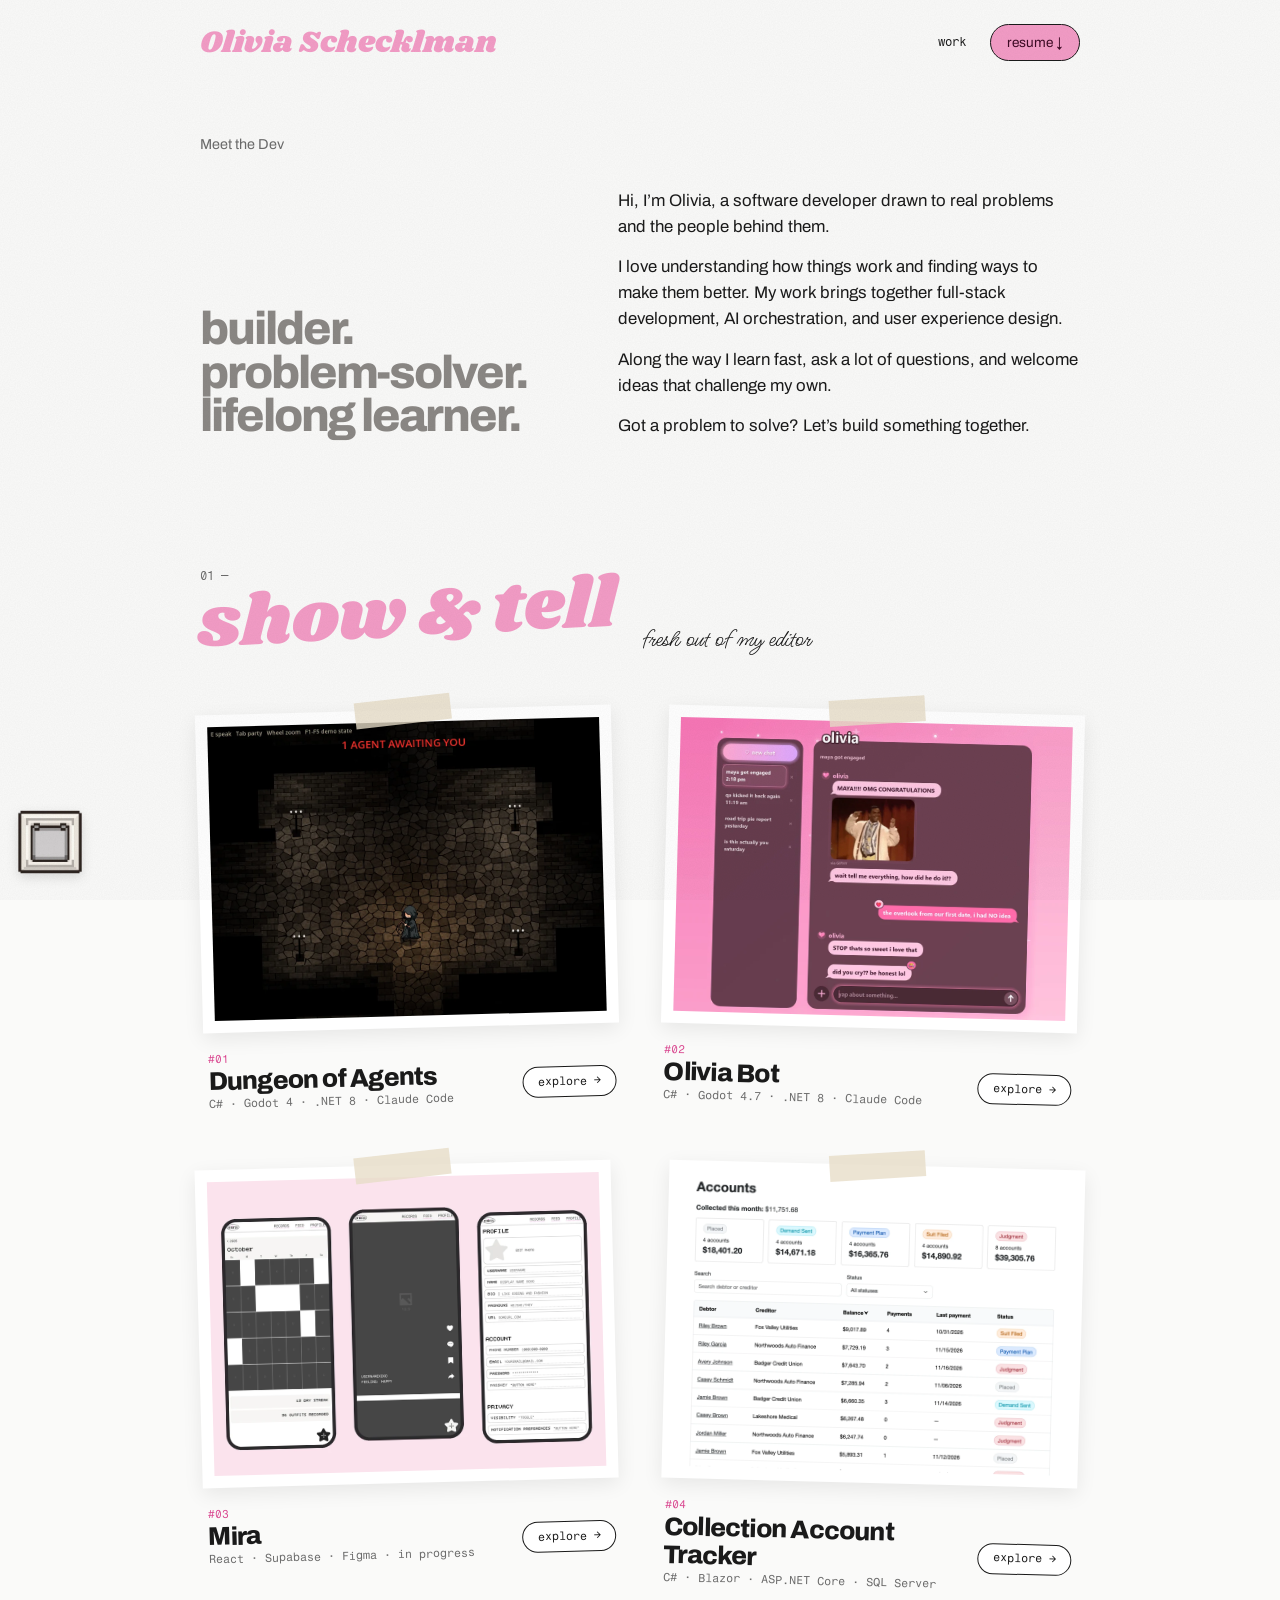
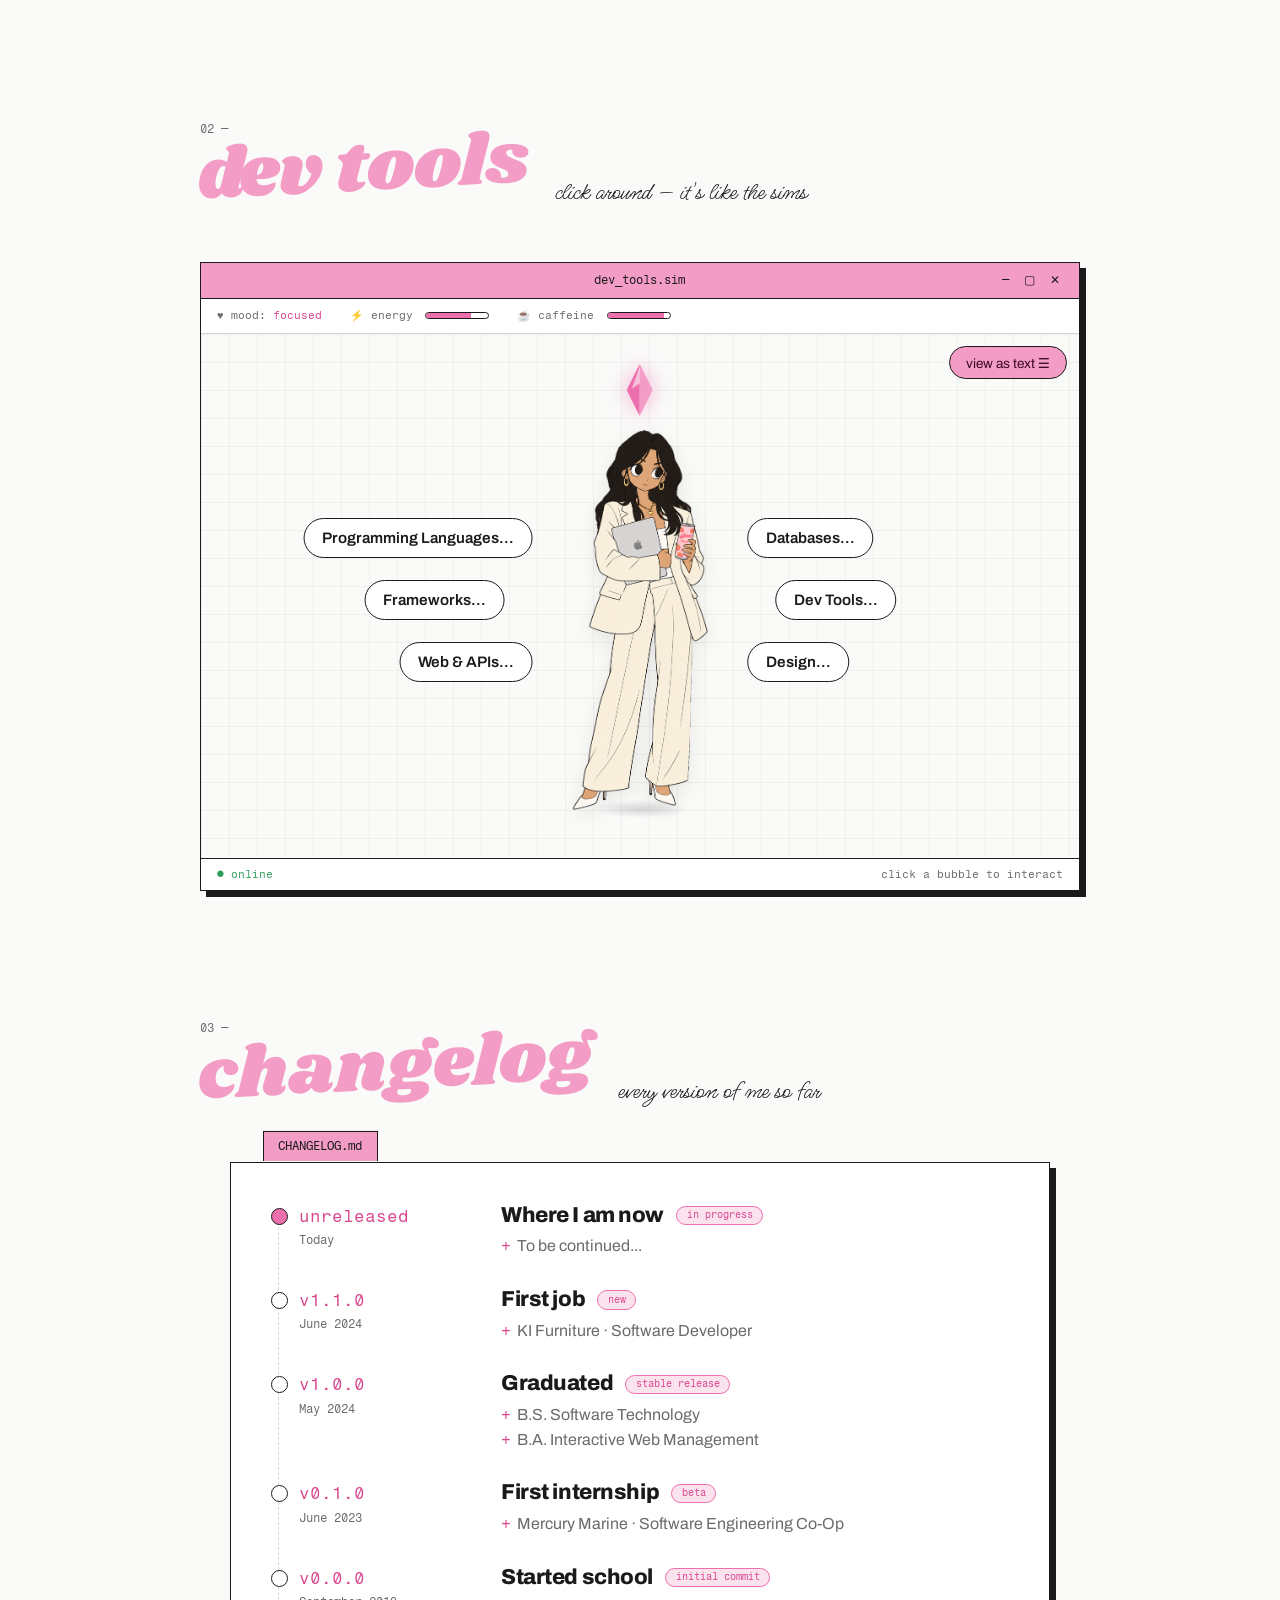
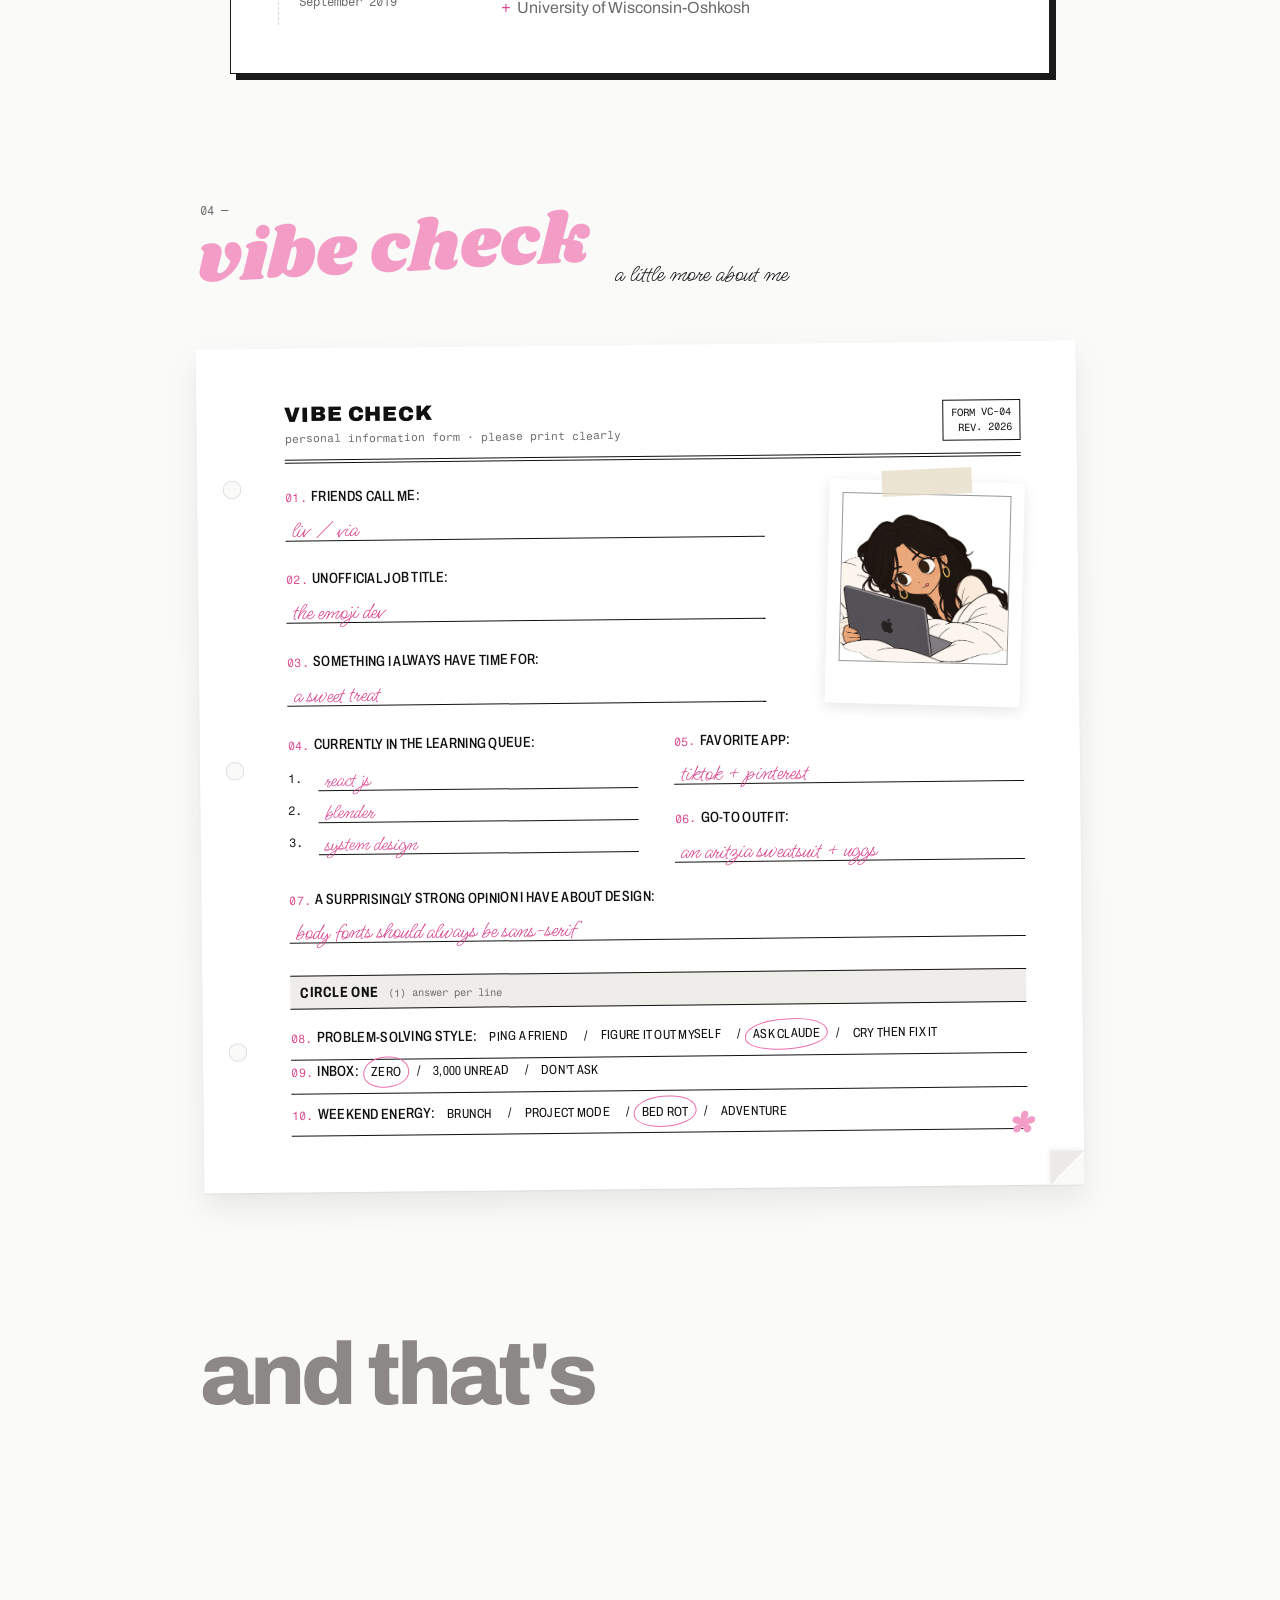
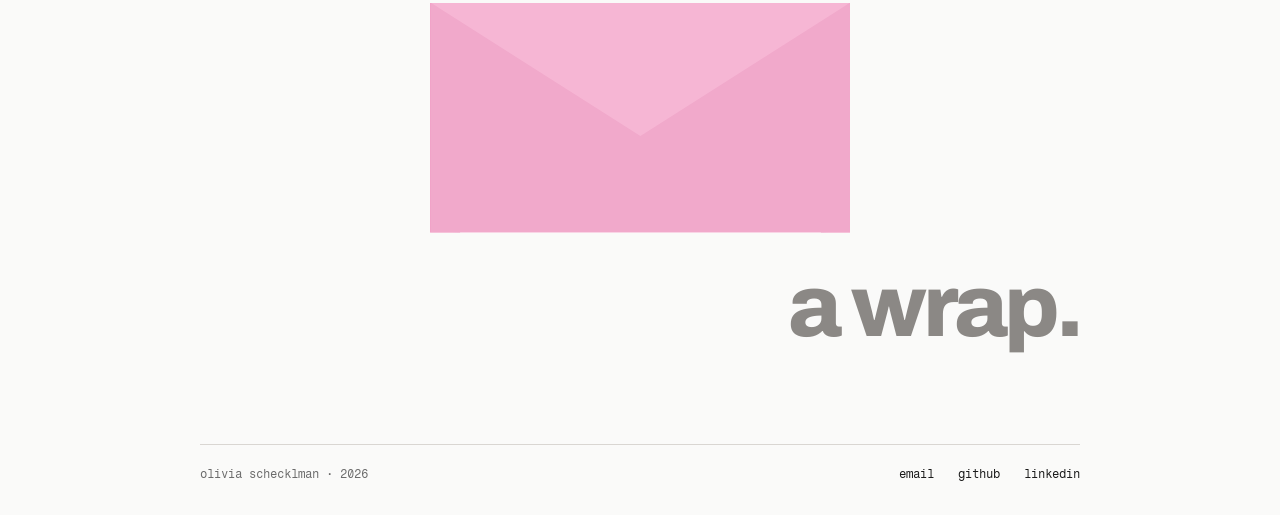
<file: index.html>
<!DOCTYPE html>
<html lang="en">
<head>
  <meta charset="UTF-8" />
  <meta name="viewport" content="width=device-width, initial-scale=1.0" />
  <title>Olivia — Software Developer</title>
  <meta name="description" content="Portfolio of Olivia, a software developer." />
  <link rel="preconnect" href="https://fonts.googleapis.com" />
  <link rel="preconnect" href="https://fonts.gstatic.com" crossorigin />
  <link href="https://fonts.googleapis.com/css2?family=Archivo:wdth,wght@62..125,400..900&family=Fragment+Mono&family=Ms+Madi&family=Shrikhand&display=swap" rel="stylesheet" />
  <link rel="stylesheet" href="styles.css" />
</head>
<body>
  <header class="nav wrap">
    <a href="#top" class="logo">
      <span class="logo-mark">Olivia</span>
      <span class="logo-script">Schecklman</span>
    </a>
    <nav>
      <a href="#work">work</a>
      <!-- Downloads the resume file that sits next to index.html -->
      <a class="pill pill--pink" href="Olivia-Schecklman-Resume.docx" download>resume ↓</a>
    </nav>
  </header>

  <main id="top">
    <!-- Photo hero (handwritten notes + giant pink name over a halftone photo): hidden until there's a
         photo. To bring it back, delete the comment markers around this section (including the pair
         around the "Replace the placeholder" note) and swap in the photo.
    <section class="hero wrap">
      <p class="note hero-note hero-note--hi">Hello there!</p>
      <p class="note hero-note hero-note--guide">since you're new here,<br />let me be your tour guide</p>

-->
      <!-- Replace the placeholder with <img src="me.jpg" alt="Olivia" /> -->
<!--
      <figure class="hero-photo halftone">
        <span class="placeholder-label">your photo</span>
      </figure>

      <h1 class="hero-name">Olivia</h1>

      <svg class="doodle hero-arrow" viewBox="0 0 160 90" aria-hidden="true">
        <path d="M150 8C120 4 96 20 92 40c-4 20 22 22 20 6-2-14-30-10-44 4C50 66 30 78 8 80" />
        <path d="M18 70L8 80l13 5" />
      </svg>

      <div class="hero-foot">
        <span>Meet the Dev</span>
      </div>
    </section>
    -->


    <p class="meet-tag wrap">Meet the Dev</p>

    <!-- Intro -->
    <section class="intro wrap">
      <p class="statement">builder.<br />problem&#8209;solver.<br />lifelong learner.</p>
      <div class="intro-copy">
        <p>
          Hi, I’m Olivia, a software developer drawn to real problems and the
          people behind them.
        </p>
        <p>
          I love understanding how things work and finding ways to make them
          better. My work brings together full-stack
          development, AI orchestration, and user experience design. 
        </p>
        <p>
          Along the way I learn fast, ask a
          lot of questions, and welcome ideas that challenge my own.
        </p>
        <p>
          Got a problem to solve? Let’s build something together.
        </p>
      </div>
    </section>

    <!-- Work -->
    <section id="work" class="wrap">
      <header class="sec-head">
        <span class="sec-num">01</span>
        <h2 class="sec-title">show &amp; tell</h2>
        <p class="note sec-note">fresh out of my editor</p>
      </header>

      <div class="projects">
        <article class="project" style="--tilt: -1.5deg">
          <figure class="project-shot">
            <span class="tape" aria-hidden="true"></span>
            <a href="projects/dungeon-of-agents.html"><img class="thumb" src="images/dungeon-of-agents.webp" alt="Dungeon of Agents: a hooded figure in a dim stone dungeon room, with a red banner reading 1 agent awaiting you" /></a>
          </figure>
          <div class="project-info">
            <span class="project-num">#01</span>
            <h3>Dungeon of Agents</h3>
            <p class="meta">C# · Godot 4 · .NET 8 · Claude Code</p>
            <a href="projects/dungeon-of-agents.html" class="pill">explore →</a>
          </div>
        </article>

        <article class="project" style="--tilt: 1.5deg">
          <figure class="project-shot">
            <span class="tape" aria-hidden="true"></span>
            <a href="projects/olivia-bot.html"><img class="thumb" src="images/olivia-bot.webp" alt="Olivia Bot: a pink chat window with light-pink and hot-pink message bubbles, a heart reaction on one message and a GIF reply, next to a sidebar of saved chats" /></a>
          </figure>
          <div class="project-info">
            <span class="project-num">#02</span>
            <h3>Olivia Bot</h3>
            <p class="meta">C# · Godot 4.7 · .NET 8 · Claude Code</p>
            <a href="projects/olivia-bot.html" class="pill">explore →</a>
          </div>
        </article>
        <article class="project" style="--tilt: -1.5deg">
          <figure class="project-shot">
            <span class="tape" aria-hidden="true"></span>
            <a href="projects/mira.html"><img class="thumb" src="images/mira-app.webp" alt="Mira: three phone screens showing an outfit calendar, an outfit post and an edit profile page" /></a>
          </figure>
          <div class="project-info">
            <span class="project-num">#03</span>
            <h3>Mira</h3>
            <p class="meta">React · Supabase · Figma · in progress</p>
            <a href="projects/mira.html" class="pill">explore →</a>
          </div>
        </article>
        <article class="project" style="--tilt: 1.5deg">
          <figure class="project-shot">
            <span class="tape" aria-hidden="true"></span>
            <a href="projects/collection-account-tracker.html"><img class="thumb" src="images/collection-account-tracker/thumb.webp" alt="Collection Account Tracker: an accounts page with color-coded status cards, a search box and a sortable list of debts" /></a>
          </figure>
          <div class="project-info">
            <span class="project-num">#04</span>
            <h3>Collection Account Tracker</h3>
            <p class="meta">C# · Blazor · ASP.NET Core · SQL Server</p>
            <a href="projects/collection-account-tracker.html" class="pill">explore →</a>
          </div>
        </article>
      </div>
    </section>

    <!-- Skills -->
    <section id="skills" class="wrap">
      <header class="sec-head">
        <span class="sec-num">02</span>
        <h2 class="sec-title">dev tools</h2>
        <p class="note sec-note">click around — it's like the sims</p>
      </header>

      <!-- Sims-style skill menu: categories/skills are defined in skillTree in the script at the bottom -->
      <div class="sim-window">
        <div class="sim-titlebar">
          <span aria-hidden="true"></span>
          <span class="sim-wintitle">dev_tools.sim</span>
          <span class="sim-winctl" aria-hidden="true">— ▢ ✕</span>
        </div>
        <div class="sim-hud" aria-hidden="true">
          <span>♥ mood: <b>focused</b></span>
          <span>⚡ energy <span class="sim-bar"><span style="width:72%"></span></span></span>
          <span>☕ caffeine <span class="sim-bar"><span style="width:90%"></span></span></span>
        </div>
        <div class="sim-stage">
          <button class="pill pill--pink sim-text-btn" type="button" aria-haspopup="dialog" aria-controls="skills-text">view as text ☰</button>
      <div class="sim-menu" id="sim-menu">
        <div class="sim-center">
          <svg class="plumbob" viewBox="0 0 40 80" aria-hidden="true">
            <path class="plumbob-l" d="M20 0L0 40L20 80Z" />
            <path class="plumbob-r" d="M20 0L40 40L20 80Z" />
            <path class="plumbob-shine" d="M20 4L8 38L20 30Z" />
          </svg>
          <div class="sim-figure">
            <img src="images/sim-avatar.png" alt="Illustrated avatar of Olivia in a cream suit, holding a laptop and an energy drink" />
          </div>
        </div>
      </div>
        </div>
        <p class="sim-status" aria-hidden="true"><span>● online</span><span>click a bubble to interact</span></p>
      </div>

      <!-- "View as text" pop-up: draggable by its title bar, filled from skillTree by the script -->
      <div class="sim-window text-window" id="skills-text" role="dialog" aria-labelledby="skills-text-title" hidden>
        <div class="sim-titlebar text-window-bar">
          <span aria-hidden="true"></span>
          <span class="sim-wintitle" id="skills-text-title">skills.txt</span>
          <button class="text-window-close" type="button" aria-label="Close skills list">✕</button>
        </div>
        <div class="text-window-body"></div>
      </div>

      <noscript>
        <ul class="skills">
          <li class="pill">.NET</li>
          <li class="pill">C#</li>
          <li class="pill">C</li>
          <li class="pill">C++</li>
          <li class="pill">JavaScript</li>
          <li class="pill">Java</li>
          <li class="pill">TypeScript</li>
          <li class="pill">Dart</li>
          <li class="pill">Flutter</li>
          <li class="pill">VB</li>
          <li class="pill">AutoLISP</li>
          <li class="pill">React</li>
          <li class="pill">Node.js</li>
          <li class="pill">Python</li>
          <li class="pill">SQL</li>
          <li class="pill">NoSQL</li>
          <li class="pill">HTML &amp; CSS</li>
          <li class="pill">Git</li>
          <li class="pill">REST APIs</li>
        </ul>
      </noscript>
    </section>

    <!-- Journey -->
    <section id="journey" class="wrap">
      <header class="sec-head">
        <span class="sec-num">03</span>
        <h2 class="sec-title">changelog</h2>
        <p class="note sec-note">every version of me so far</p>
      </header>

      <!-- Career changelog: newest first. Edit entries below; data-version is what the counter ticks up to -->
      <div class="changelog" id="changelog">
        <div class="changelog-tab">CHANGELOG.md</div>
        <ol class="releases">
          <li class="release is-current" style="--i:0">
            <div class="release-meta">
              <span class="release-version">unreleased</span>
              <time>Today</time>
            </div>
            <div class="release-body">
              <h3>Where I am now <span class="release-tag">in progress</span></h3>
              <ul>
              <li>To be continued...</li>
              </ul>
            </div>
          </li>
          <li class="release" style="--i:1">
            <div class="release-meta">
              <span class="release-version" data-version="1.1.0">v1.1.0</span>
              <time>June 2024</time>
            </div>
            <div class="release-body">
              <h3>First job <span class="release-tag">new</span></h3>
              <ul>
              <li>KI Furniture · Software Developer</li>
              </ul>
            </div>
          </li>
          <li class="release" style="--i:2">
            <div class="release-meta">
              <span class="release-version" data-version="1.0.0">v1.0.0</span>
              <time>May 2024</time>
            </div>
            <div class="release-body">
              <h3>Graduated <span class="release-tag">stable release</span></h3>
              <ul>
              <li>B.S. Software Technology</li>
              <li>B.A. Interactive Web Management</li>
              </ul>
            </div>
          </li>
          <li class="release" style="--i:3">
            <div class="release-meta">
              <span class="release-version" data-version="0.5.0">v0.5.0</span>
              <time>June 2023</time>
            </div>
            <div class="release-body">
              <h3>First internship <span class="release-tag">beta</span></h3>
              <ul>
              <li>Mercury Marine · Software Engineering Co-Op</li>
              </ul>
            </div>
          </li>
          <li class="release" style="--i:4">
            <div class="release-meta">
              <span class="release-version" data-version="0.1.0">v0.1.0</span>
              <time>September 2019</time>
            </div>
            <div class="release-body">
              <h3>Started school <span class="release-tag">initial commit</span></h3>
              <ul>
              <li>University of Wisconsin-Oshkosh</li>
              </ul>
            </div>
          </li>
        </ol>
      </div>
    </section>

    <!-- Tech Girl intro card — answers are written in .answer spans; move .circled to change a pick -->
    <section id="intro-card" class="wrap">
      <header class="sec-head">
        <span class="sec-num">04</span>
        <h2 class="sec-title">vibe check</h2>
        <p class="note sec-note">a little more about me</p>
      </header>

      <!-- On desktop the pages dissolve into one sheet (display: contents); on phones they become flippable pages -->
      <div class="techgirl" id="vibe-book">
        <div class="tg-page" data-page="1">
          <header class="tg-formhead">
            <div>
              <p class="tg-form-title">VIBE CHECK</p>
              <p class="tg-form-sub">personal information form · please print clearly</p>
            </div>
            <p class="tg-form-no">FORM VC-04<br />REV. 2026</p>
          </header>

          <figure class="polaroid">
            <div class="polaroid-photo">
              <img src="images/vibe-avatar.png" alt="Illustrated Olivia bundled in blankets, coding on a laptop in bed" />
            </div>
          </figure>

          <div class="tg-field tg-friends">
            <p class="tg-label">FRIENDS CALL ME:</p>
            <p class="tg-line"><span class="answer">liv / via</span></p>
          </div>

          <div class="tg-field tg-title-job">
            <p class="tg-label">UNOFFICIAL JOB TITLE:</p>
            <p class="tg-line"><span class="answer">the emoji dev</span></p>
          </div>

          <p class="tg-runfoot" aria-hidden="true">VC-04 · page 1 of 3</p>
        </div>

        <div class="tg-page" data-page="2">
          <div class="tg-field tg-time">
            <p class="tg-label">SOMETHING I ALWAYS HAVE TIME FOR:</p>
            <p class="tg-line"><span class="answer">a sweet treat</span></p>
          </div>

          <div class="tg-field tg-queue">
            <p class="tg-label">CURRENTLY IN THE LEARNING QUEUE:</p>
            <ol class="tg-list">
              <li><span class="tg-line"><span class="answer">react js</span></span></li>
              <li><span class="tg-line"><span class="answer">blender</span></span></li>
              <li><span class="tg-line"><span class="answer">system design</span></span></li>
            </ol>
          </div>

          <div class="tg-field tg-app">
            <p class="tg-label">FAVORITE APP:</p>
            <p class="tg-line"><span class="answer">tiktok + pinterest</span></p>
          </div>

          <div class="tg-field tg-outfit">
            <p class="tg-label">GO-TO OUTFIT:</p>
            <p class="tg-line"><span class="answer">an aritzia sweatsuit + uggs</span></p>
          </div>

          <div class="tg-field tg-opinion">
            <p class="tg-label">A SURPRISINGLY STRONG OPINION I HAVE ABOUT DESIGN:</p>
            <p class="tg-line"><span class="answer">body fonts should always be sans-serif</span></p>
          </div>
          <p class="tg-runfoot" aria-hidden="true">VC-04 · page 2 of 3</p>
        </div>

        <div class="tg-page" data-page="3">
          <div class="tg-circle">
            <p class="tg-circle-title">CIRCLE ONE <span>(1) answer per line</span></p>
            <div class="tg-row">
              <p class="tg-row-label">PROBLEM-SOLVING STYLE:</p>
              <ul>
                <li>PING A FRIEND</li>
                <li>FIGURE IT OUT MYSELF</li>
                <li class="circled">ASK CLAUDE</li>
                <li>CRY THEN FIX IT</li>
              </ul>
            </div>
          </div>

          <div class="tg-circle tg-circle--cont">
            <div class="tg-row">
              <p class="tg-row-label">INBOX:</p>
              <ul>
                <li class="circled">ZERO</li>
                <li>3,000 UNREAD</li>
                <li>DON'T ASK</li>
              </ul>
            </div>

            <div class="tg-row">
              <p class="tg-row-label">WEEKEND ENERGY:</p>
              <ul>
                <li>BRUNCH</li>
                <li>PROJECT MODE</li>
                <li class="circled">BED ROT</li>
                <li>ADVENTURE</li>
              </ul>
            </div>
          </div>

          <span class="tg-asterisk" aria-hidden="true">*</span>
          <p class="tg-runfoot" aria-hidden="true">VC-04 · page 3 of 3</p>
        </div>
      </div>

      <div class="tg-pager" aria-label="Page controls">
        <button class="pill tg-prev" type="button" aria-label="Previous page">← prev</button>
        <span class="tg-page-count" aria-live="polite">page 1 of 3</span>
        <button class="pill tg-next" type="button" aria-label="Next page">next →</button>
      </div>
    </section>
  </main>

  <!-- Contact / outro -->

  <div class="outro wrap">
    <p class="statement outro-top">and that's</p>

    <div class="outro-body">
      <!-- Opens as you scroll: --open drives the flap, --lift slides the letter out -->
      <div class="envelope" id="envelope">
        <div class="env-back" aria-hidden="true"></div>
        <div class="letter">
          <p class="note">
            thank you so much for taking the time to look through my portfolio!
            if you'd like to build something together, i'd love to chat.
          </p>
          <p class="note letter-sign">— Olivia</p>
        </div>
        <div class="env-front" aria-hidden="true"></div>
        <div class="env-flap" aria-hidden="true"></div>
      </div>
    </div>

    <p class="statement outro-bottom">a wrap.</p>
  </div>

  <footer id="contact" class="site-footer wrap">
    <div class="footer-row">
      <p>olivia schecklman · <span id="year"></span></p>
      <ul class="footer-links">
        <li><a href="mailto:oliviaschecklman@gmail.com">email</a></li>
        <li><a href="https://github.com/livscheck" target="_blank" rel="noopener">github</a></li>
        <li><a href="https://www.linkedin.com/in/oliviaschecklman" target="_blank" rel="noopener">linkedin</a></li>
      </ul>
    </div>
  </footer>

  <script src="script.js"></script>
  <script src="cats.js"></script>
</body>
</html>
</file>
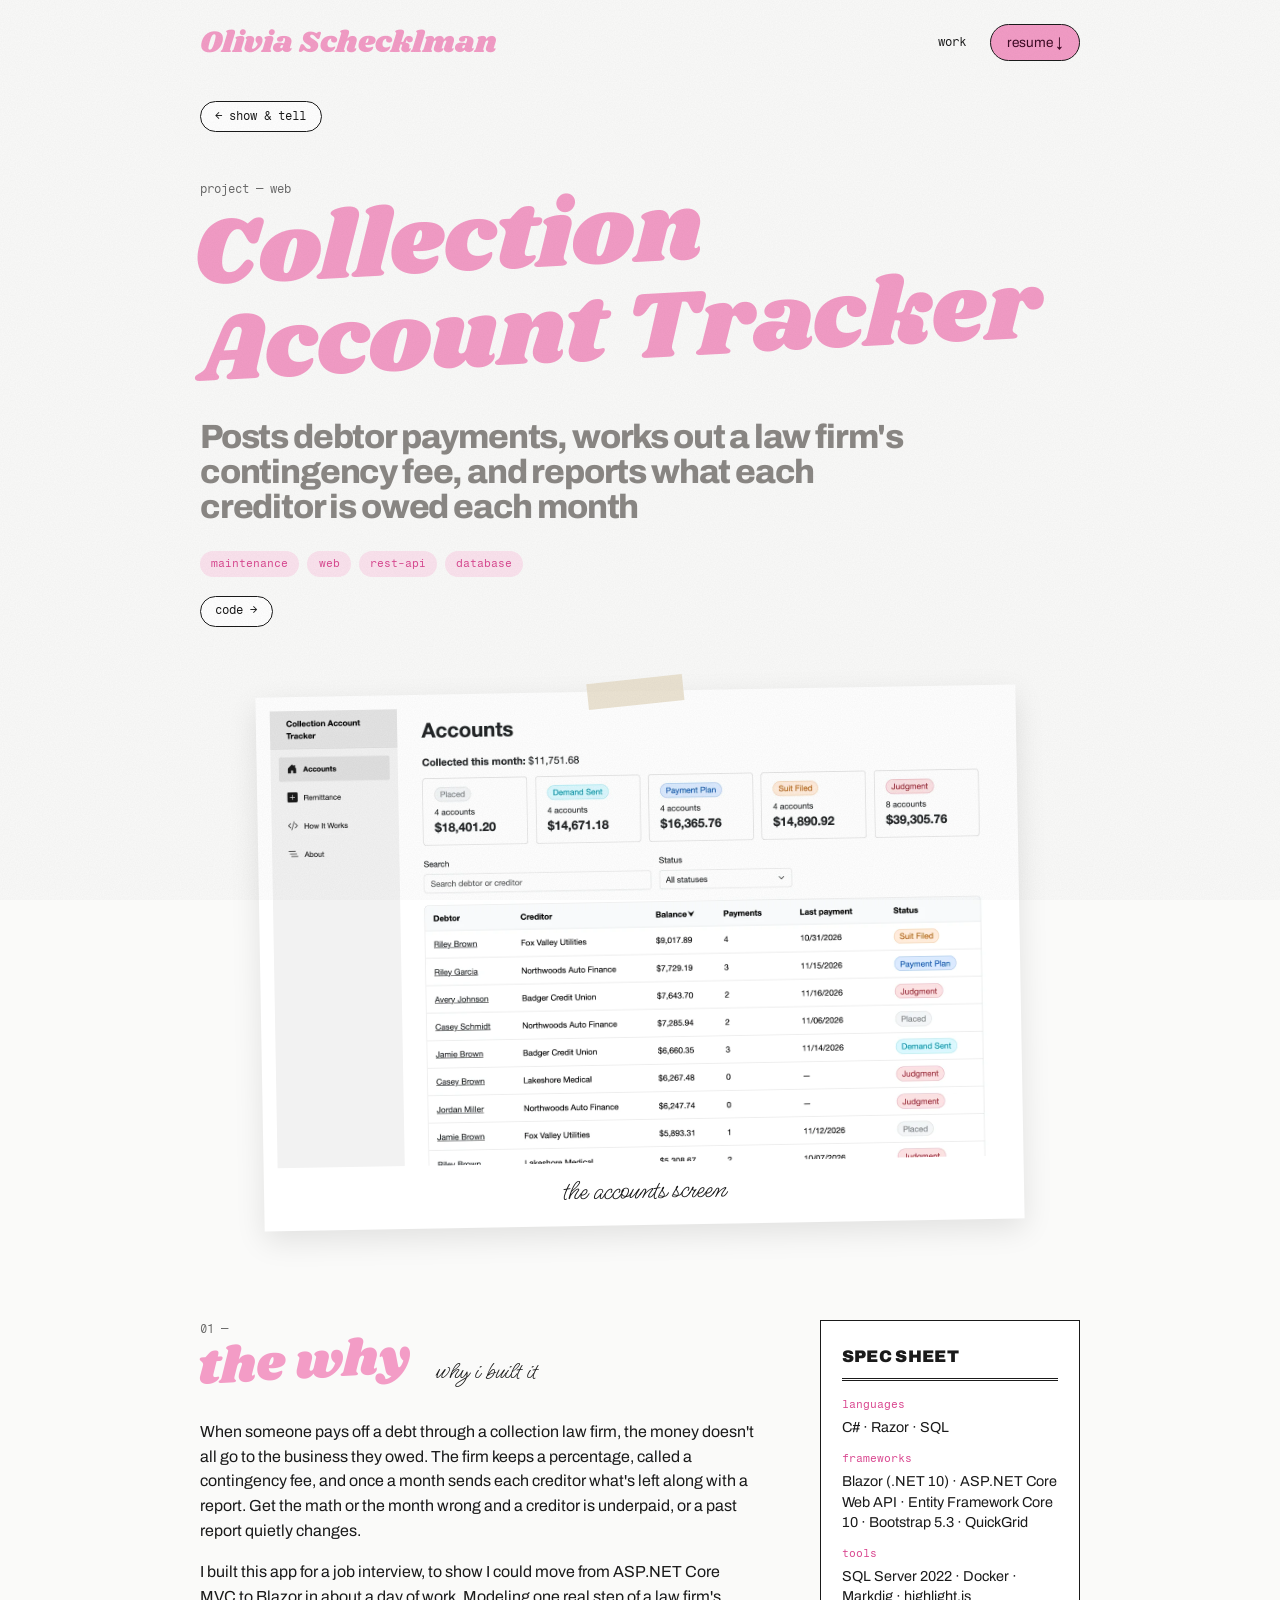
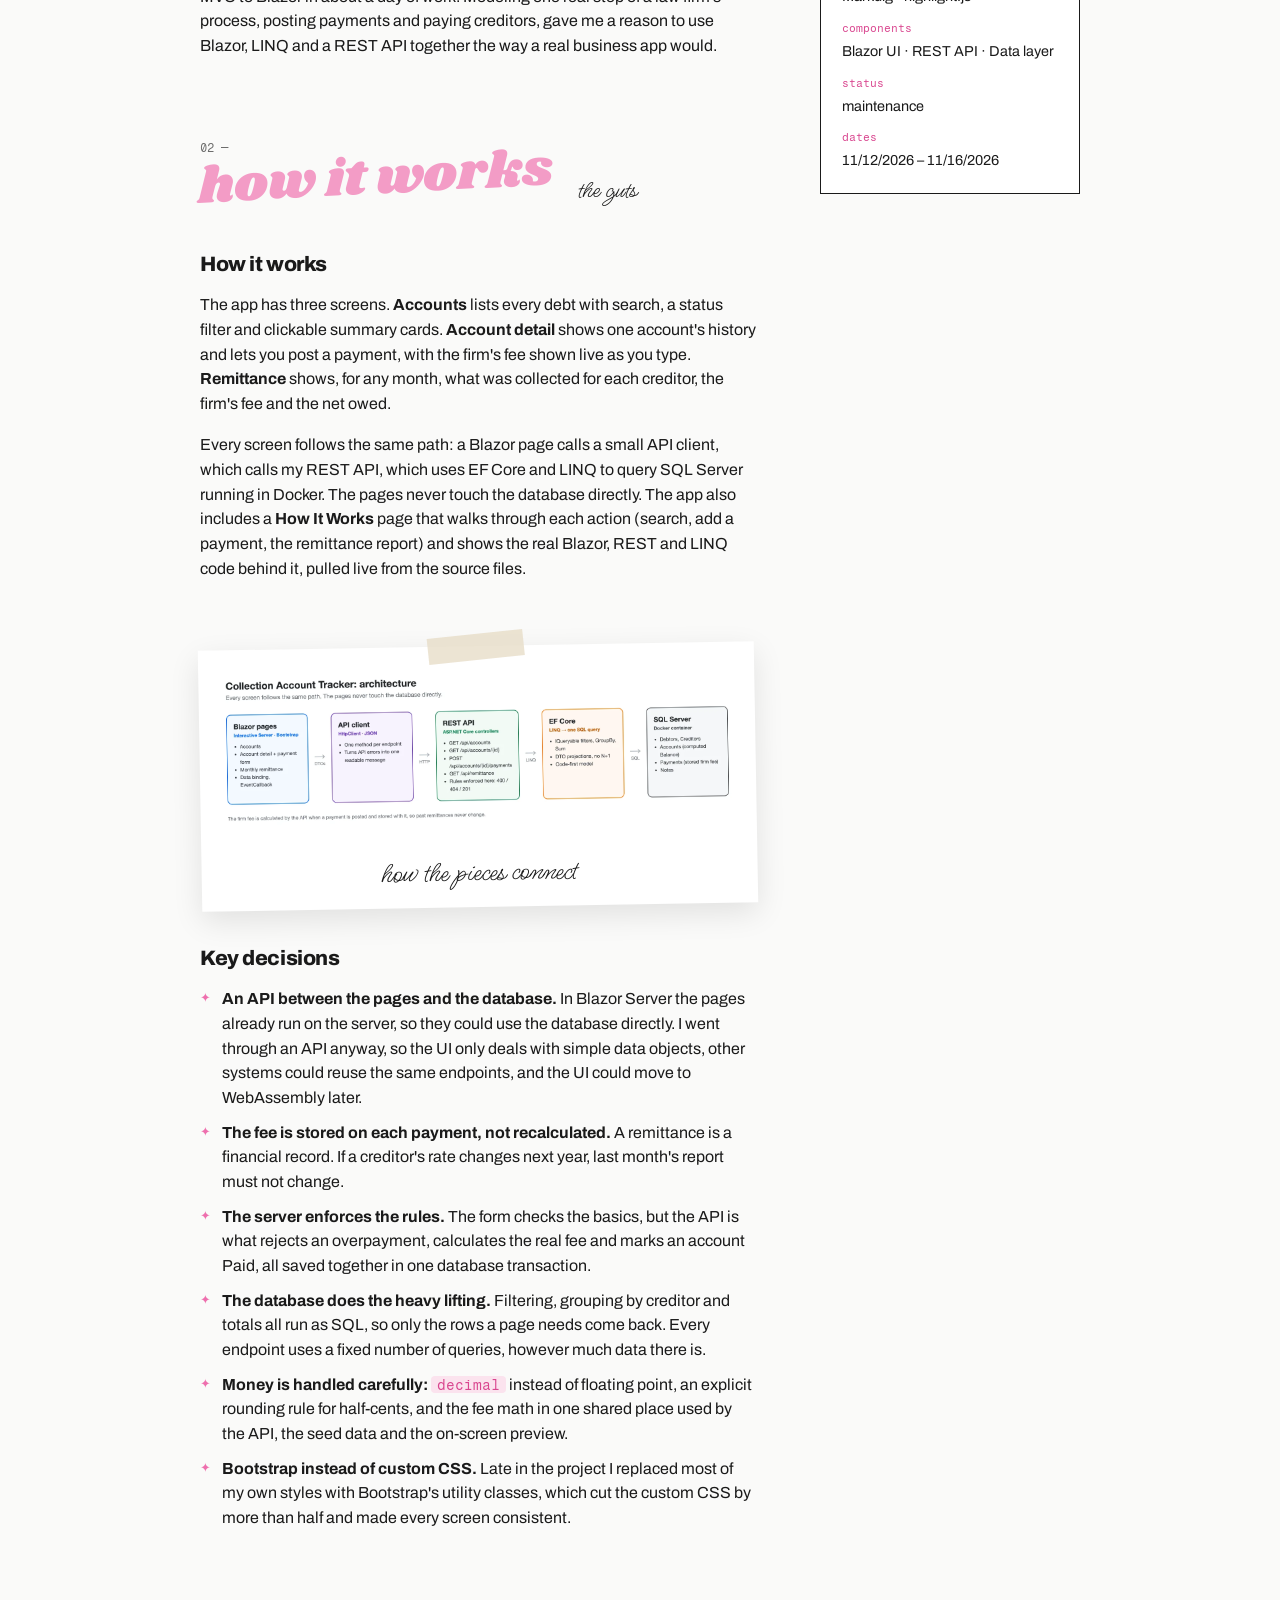
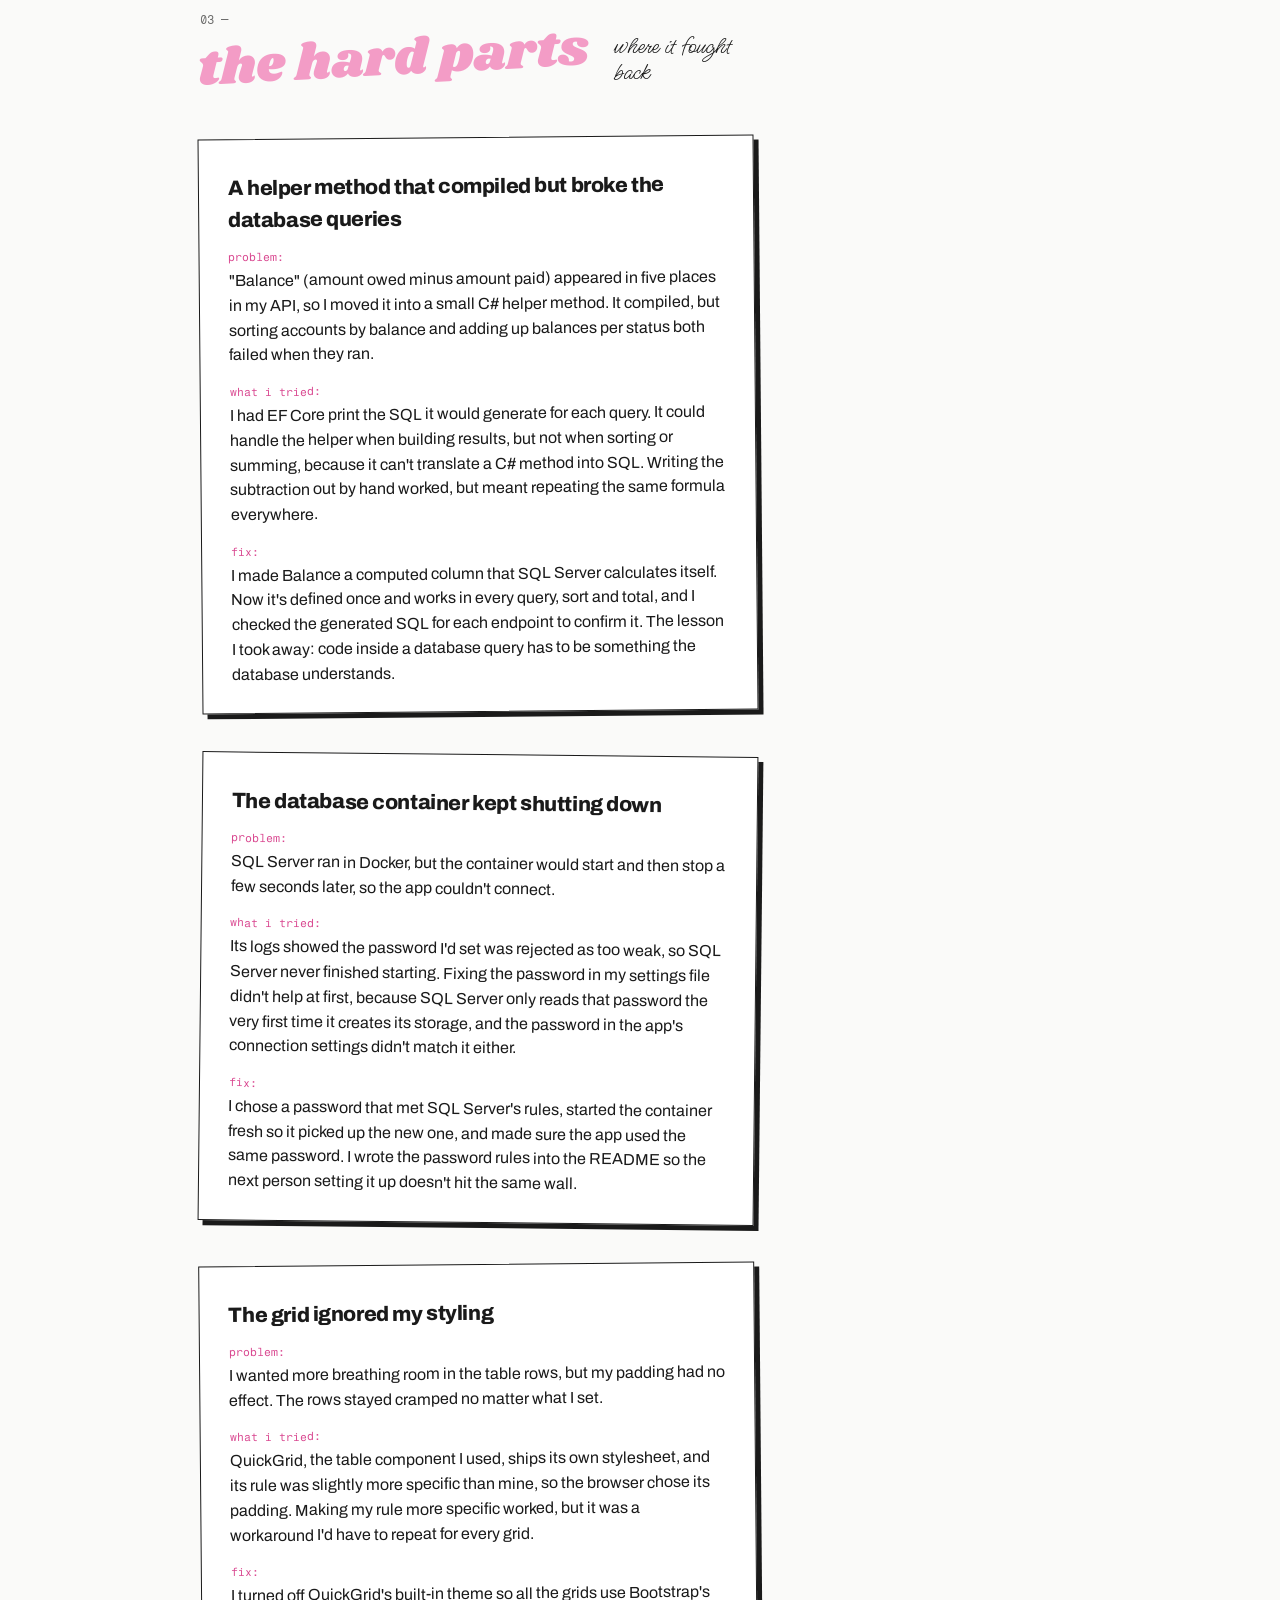
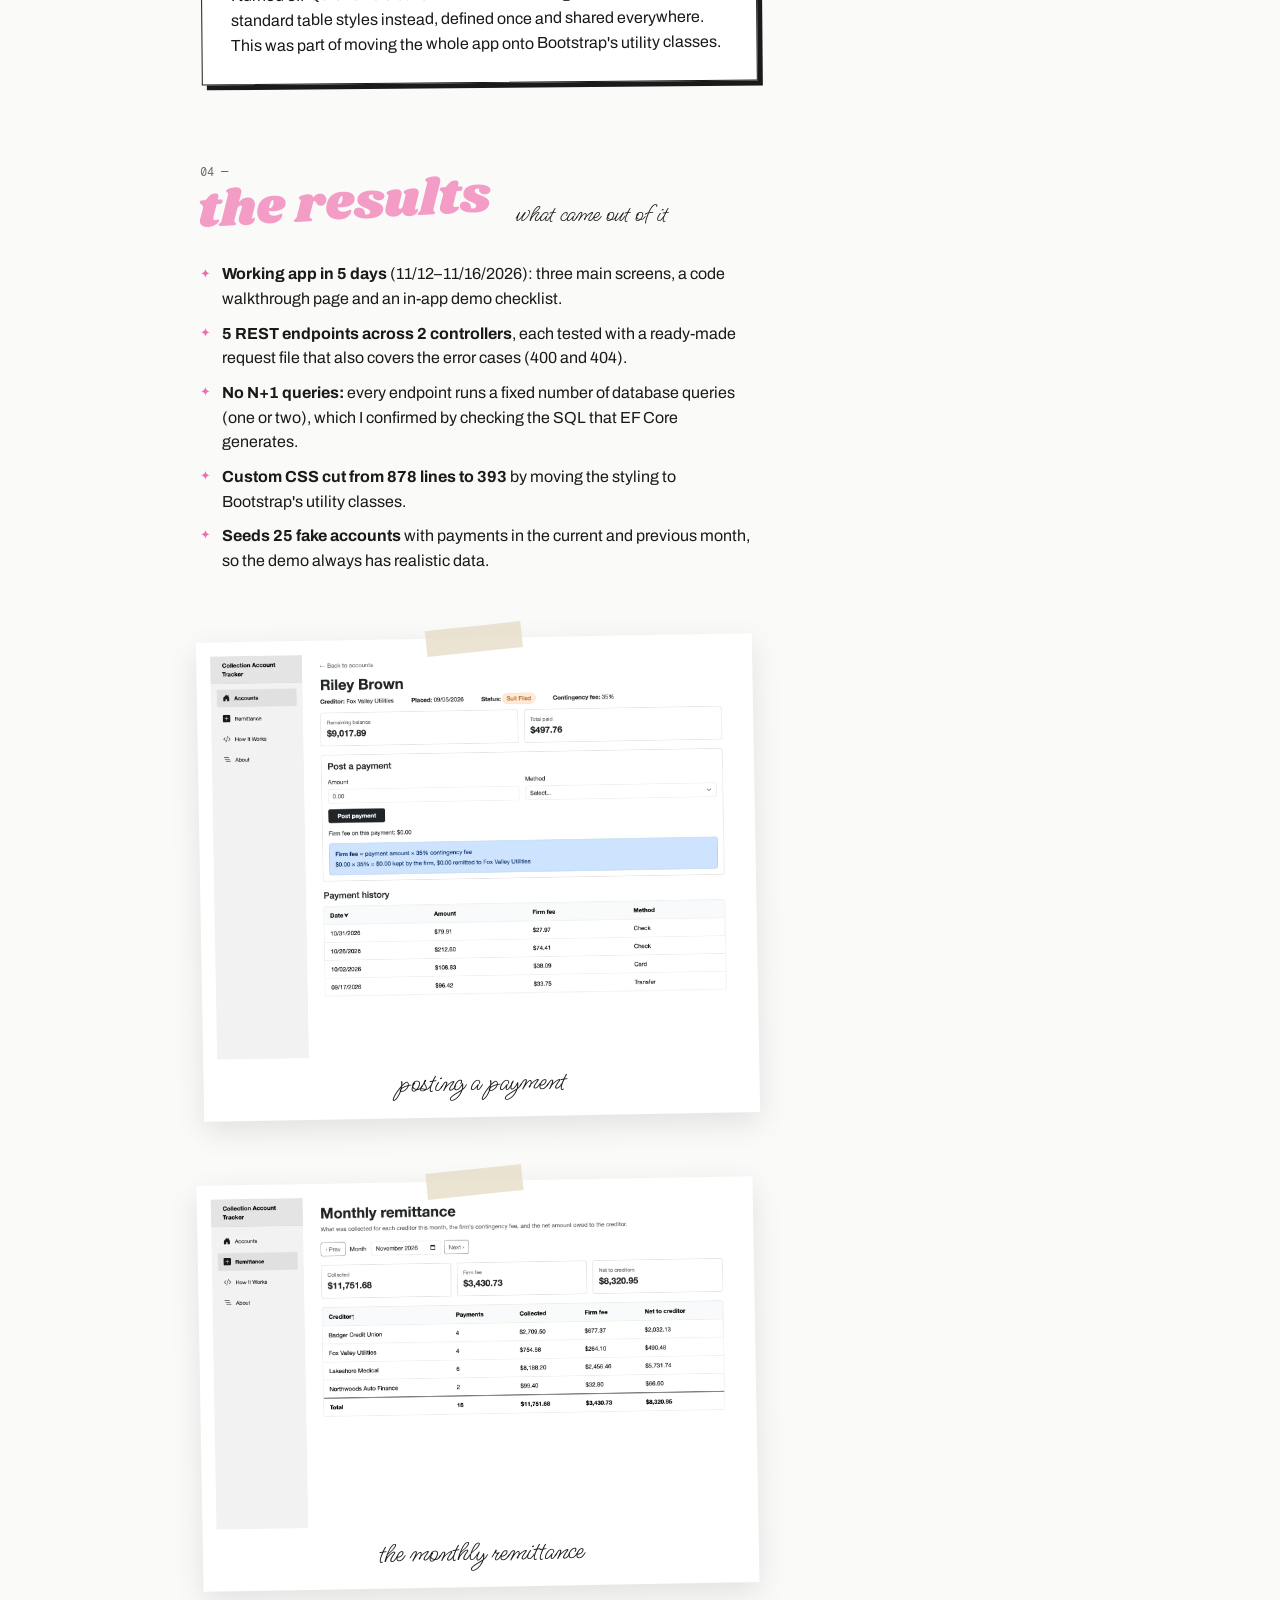
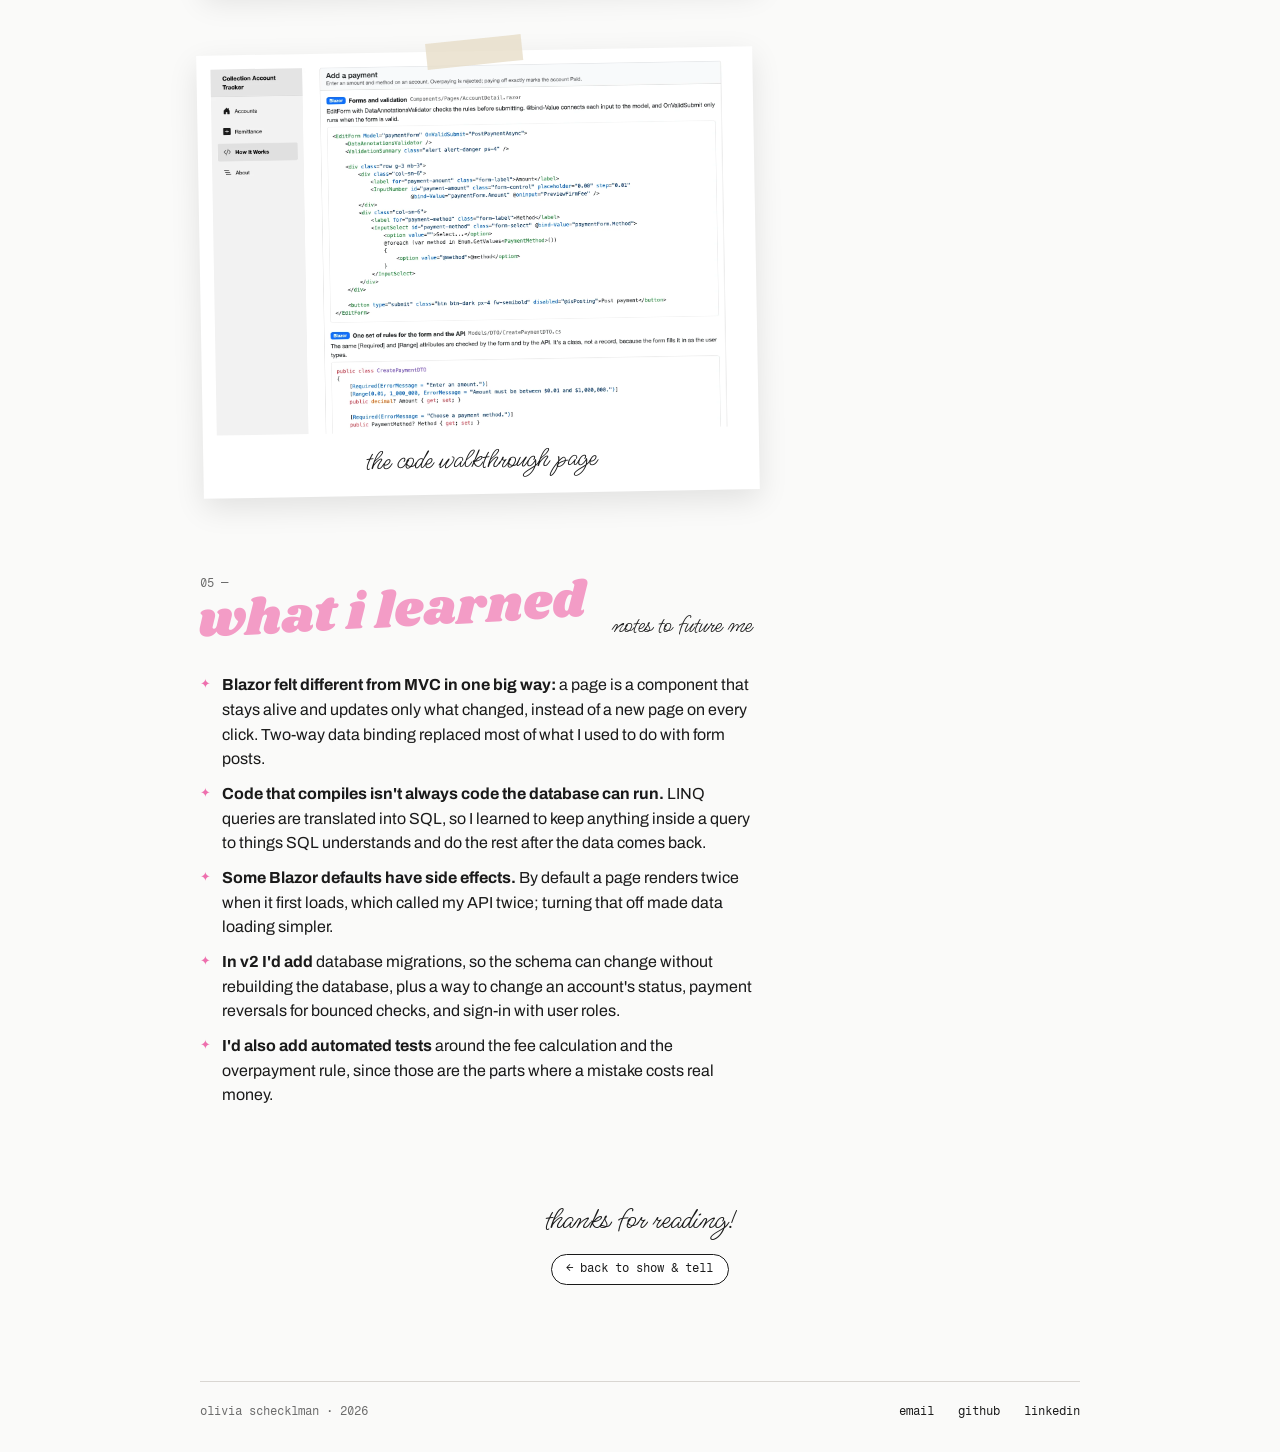
<file: projects/collection-account-tracker.html>
<!DOCTYPE html>
<html lang="en">
<head>
  <meta charset="UTF-8" />
  <meta name="viewport" content="width=device-width, initial-scale=1.0" />
  <title>Collection Account Tracker — Olivia</title>
  <meta name="description" content="Posts debtor payments, works out a law firm's contingency fee, and reports what each creditor is owed each month" />
  <link rel="preconnect" href="https://fonts.googleapis.com" />
  <link rel="preconnect" href="https://fonts.gstatic.com" crossorigin />
  <link href="https://fonts.googleapis.com/css2?family=Archivo:wdth,wght@62..125,400..900&family=Fragment+Mono&family=Ms+Madi&family=Shrikhand&display=swap" rel="stylesheet" />
  <link rel="stylesheet" href="../styles.css" />
  <link rel="stylesheet" href="../project.css" />
</head>
<body>
  <header class="nav wrap">
    <a href="../index.html#top" class="logo">
      <span class="logo-mark">Olivia</span>
      <span class="logo-script">Schecklman</span>
    </a>
    <nav>
      <a href="../index.html#work">work</a>
      <a class="pill pill--pink" href="../Olivia-Schecklman-Resume.docx" download>resume ↓</a>
    </nav>
  </header>

  <main class="wrap">
    <a class="pill post-back" href="../index.html#work">← show &amp; tell</a>

    <header class="post-head">
      <p class="post-kicker">project — web</p>
      <h1 class="post-title">Collection Account Tracker</h1>
      <p class="post-tagline">Posts debtor payments, works out a law firm's contingency fee, and reports what each creditor is owed each month</p>
      <div class="post-facts"><span class="chip">maintenance</span><span class="chip">web</span><span class="chip">rest-api</span><span class="chip">database</span></div>
      <div class="post-links"><a class="pill" href="https://github.com/livscheck/CollectionAccountTracker" target="_blank" rel="noopener">code →</a></div>
    </header>

    <figure class="post-hero"><span class="tape" aria-hidden="true"></span><img src="../images/collection-account-tracker/hero.webp" alt="Accounts page with color-coded status cards, search and status filter, and a sortable list of debts"><figcaption>the accounts screen</figcaption></figure>

    <div class="post-body">
      <div class="post-story">
      <section id="problem">
        <header class="sec-head">
          <span class="sec-num">01</span>
          <h2 class="sec-title">the why</h2>
          <p class="note sec-note">why i built it</p>
        </header>
        <div class="prose"><p>When someone pays off a debt through a collection law firm, the money doesn't all go to the business they owed. The firm keeps a percentage, called a contingency fee, and once a month sends each creditor what's left along with a report. Get the math or the month wrong and a creditor is underpaid, or a past report quietly changes.</p>
<p>I built this app for a job interview, to show I could move from ASP.NET Core MVC to Blazor in about a day of work. Modeling one real step of a law firm's process, posting payments and paying creditors, gave me a reason to use Blazor, LINQ and a REST API together the way a real business app would.</p></div>
      </section>
      <section id="process">
        <header class="sec-head">
          <span class="sec-num">02</span>
          <h2 class="sec-title">how it works</h2>
          <p class="note sec-note">the guts</p>
        </header>
        <div class="prose"><h2>How it works</h2>
<p>The app has three screens. <strong>Accounts</strong> lists every debt with search, a status filter and clickable summary cards. <strong>Account detail</strong> shows one account's history and lets you post a payment, with the firm's fee shown live as you type. <strong>Remittance</strong> shows, for any month, what was collected for each creditor, the firm's fee and the net owed.</p>
<p>Every screen follows the same path: a Blazor page calls a small API client, which calls my REST API, which uses EF Core and LINQ to query SQL Server running in Docker. The pages never touch the database directly. The app also includes a <strong>How It Works</strong> page that walks through each action (search, add a payment, the remittance report) and shows the real Blazor, REST and LINQ code behind it, pulled live from the source files.</p>
<figure class="post-hero"><span class="tape" aria-hidden="true"></span><img src="../images/collection-account-tracker/architecture.webp" alt="Architecture: Blazor pages, API client, REST API, EF Core, SQL Server"><figcaption>how the pieces connect</figcaption></figure>
<h2>Key decisions</h2>
<ul>
<li><strong>An API between the pages and the database.</strong> In Blazor Server the pages already run on the server, so they could use the database directly. I went through an API anyway, so the UI only deals with simple data objects, other systems could reuse the same endpoints, and the UI could move to WebAssembly later.</li>
<li><strong>The fee is stored on each payment, not recalculated.</strong> A remittance is a financial record. If a creditor's rate changes next year, last month's report must not change.</li>
<li><strong>The server enforces the rules.</strong> The form checks the basics, but the API is what rejects an overpayment, calculates the real fee and marks an account Paid, all saved together in one database transaction.</li>
<li><strong>The database does the heavy lifting.</strong> Filtering, grouping by creditor and totals all run as SQL, so only the rows a page needs come back. Every endpoint uses a fixed number of queries, however much data there is.</li>
<li><strong>Money is handled carefully:</strong> <code>decimal</code> instead of floating point, an explicit rounding rule for half-cents, and the fee math in one shared place used by the API, the seed data and the on-screen preview.</li>
<li><strong>Bootstrap instead of custom CSS.</strong> Late in the project I replaced most of my own styles with Bootstrap's utility classes, which cut the custom CSS by more than half and made every screen consistent.</li>
</ul></div>
      </section>
      <section id="challenges">
        <header class="sec-head">
          <span class="sec-num">03</span>
          <h2 class="sec-title">the hard parts</h2>
          <p class="note sec-note">where it fought back</p>
        </header>
        <div class="prose"><article class="challenge"><h2>A helper method that compiled but broke the database queries</h2>
<p><strong>Problem:</strong> "Balance" (amount owed minus amount paid) appeared in five places in my API, so I moved it into a small C# helper method. It compiled, but sorting accounts by balance and adding up balances per status both failed when they ran.</p>
<p><strong>What I tried:</strong> I had EF Core print the SQL it would generate for each query. It could handle the helper when building results, but not when sorting or summing, because it can't translate a C# method into SQL. Writing the subtraction out by hand worked, but meant repeating the same formula everywhere.</p>
<p><strong>Fix:</strong> I made Balance a computed column that SQL Server calculates itself. Now it's defined once and works in every query, sort and total, and I checked the generated SQL for each endpoint to confirm it. The lesson I took away: code inside a database query has to be something the database understands.</p></article>
<article class="challenge"><h2>The database container kept shutting down</h2>
<p><strong>Problem:</strong> SQL Server ran in Docker, but the container would start and then stop a few seconds later, so the app couldn't connect.</p>
<p><strong>What I tried:</strong> Its logs showed the password I'd set was rejected as too weak, so SQL Server never finished starting. Fixing the password in my settings file didn't help at first, because SQL Server only reads that password the very first time it creates its storage, and the password in the app's connection settings didn't match it either.</p>
<p><strong>Fix:</strong> I chose a password that met SQL Server's rules, started the container fresh so it picked up the new one, and made sure the app used the same password. I wrote the password rules into the README so the next person setting it up doesn't hit the same wall.</p></article>
<article class="challenge"><h2>The grid ignored my styling</h2>
<p><strong>Problem:</strong> I wanted more breathing room in the table rows, but my padding had no effect. The rows stayed cramped no matter what I set.</p>
<p><strong>What I tried:</strong> QuickGrid, the table component I used, ships its own stylesheet, and its rule was slightly more specific than mine, so the browser chose its padding. Making my rule more specific worked, but it was a workaround I'd have to repeat for every grid.</p>
<p><strong>Fix:</strong> I turned off QuickGrid's built-in theme so all the grids use Bootstrap's standard table styles instead, defined once and shared everywhere. This was part of moving the whole app onto Bootstrap's utility classes.</p></article></div>
      </section>
      <section id="results">
        <header class="sec-head">
          <span class="sec-num">04</span>
          <h2 class="sec-title">the results</h2>
          <p class="note sec-note">what came out of it</p>
        </header>
        <div class="prose"><ul>
<li><strong>Working app in 5 days</strong> (11/12–11/16/2026): three main screens, a code walkthrough page and an in-app demo checklist.</li>
<li><strong>5 REST endpoints across 2 controllers</strong>, each tested with a ready-made request file that also covers the error cases (400 and 404).</li>
<li><strong>No N+1 queries:</strong> every endpoint runs a fixed number of database queries (one or two), which I confirmed by checking the SQL that EF Core generates.</li>
<li><strong>Custom CSS cut from 878 lines to 393</strong> by moving the styling to Bootstrap's utility classes.</li>
<li><strong>Seeds 25 fake accounts</strong> with payments in the current and previous month, so the demo always has realistic data.</li>
</ul>
<figure class="post-hero"><span class="tape" aria-hidden="true"></span><img src="../images/collection-account-tracker/account-detail.webp" alt="Account detail page with payment history and the add-payment form" loading="lazy"><figcaption>posting a payment</figcaption></figure>
<figure class="post-hero"><span class="tape" aria-hidden="true"></span><img src="../images/collection-account-tracker/remittance.webp" alt="Monthly remittance report grouped by creditor" loading="lazy"><figcaption>the monthly remittance</figcaption></figure>
<figure class="post-hero"><span class="tape" aria-hidden="true"></span><img src="../images/collection-account-tracker/how-it-works.webp" alt="How It Works page showing Blazor, REST and LINQ code for each action" loading="lazy"><figcaption>the code walkthrough page</figcaption></figure></div>
      </section>
      <section id="learned">
        <header class="sec-head">
          <span class="sec-num">05</span>
          <h2 class="sec-title">what i learned</h2>
          <p class="note sec-note">notes to future me</p>
        </header>
        <div class="prose"><ul>
<li><strong>Blazor felt different from MVC in one big way:</strong> a page is a component that stays alive and updates only what changed, instead of a new page on every click. Two-way data binding replaced most of what I used to do with form posts.</li>
<li><strong>Code that compiles isn't always code the database can run.</strong> LINQ queries are translated into SQL, so I learned to keep anything inside a query to things SQL understands and do the rest after the data comes back.</li>
<li><strong>Some Blazor defaults have side effects.</strong> By default a page renders twice when it first loads, which called my API twice; turning that off made data loading simpler.</li>
<li><strong>In v2 I'd add</strong> database migrations, so the schema can change without rebuilding the database, plus a way to change an account's status, payment reversals for bounced checks, and sign-in with user roles.</li>
<li><strong>I'd also add automated tests</strong> around the fee calculation and the overpayment rule, since those are the parts where a mistake costs real money.</li>
</ul></div>
      </section>
      </div>
      <aside class="spec" aria-label="Project details">
        <p class="spec-title">Spec sheet</p>
        <dl><dt>languages</dt><dd>C# · Razor · SQL</dd><dt>frameworks</dt><dd>Blazor (.NET 10) · ASP.NET Core Web API · Entity Framework Core 10 · Bootstrap 5.3 · QuickGrid</dd><dt>tools</dt><dd>SQL Server 2022 · Docker · Markdig · highlight.js</dd><dt>components</dt><dd>Blazor UI · REST API · Data layer</dd><dt>status</dt><dd>maintenance</dd><dt>dates</dt><dd>11/12/2026 – 11/16/2026</dd></dl>
      </aside>
    </div>

    <div class="post-end">
      <p class="note">thanks for reading!</p>
      <a class="pill" href="../index.html#work">← back to show &amp; tell</a>
    </div>
  </main>
  <footer class="site-footer wrap">
    <div class="footer-row">
      <p>olivia schecklman · <span id="year"></span></p>
      <ul class="footer-links">
        <li><a href="mailto:oliviaschecklman@gmail.com">email</a></li>
        <li><a href="https://github.com/livscheck" target="_blank" rel="noopener">github</a></li>
        <li><a href="https://www.linkedin.com/in/oliviaschecklman" target="_blank" rel="noopener">linkedin</a></li>
      </ul>
    </div>
  </footer>
  <script>document.getElementById('year').textContent = new Date().getFullYear();</script>
</body>
</html>
</file>
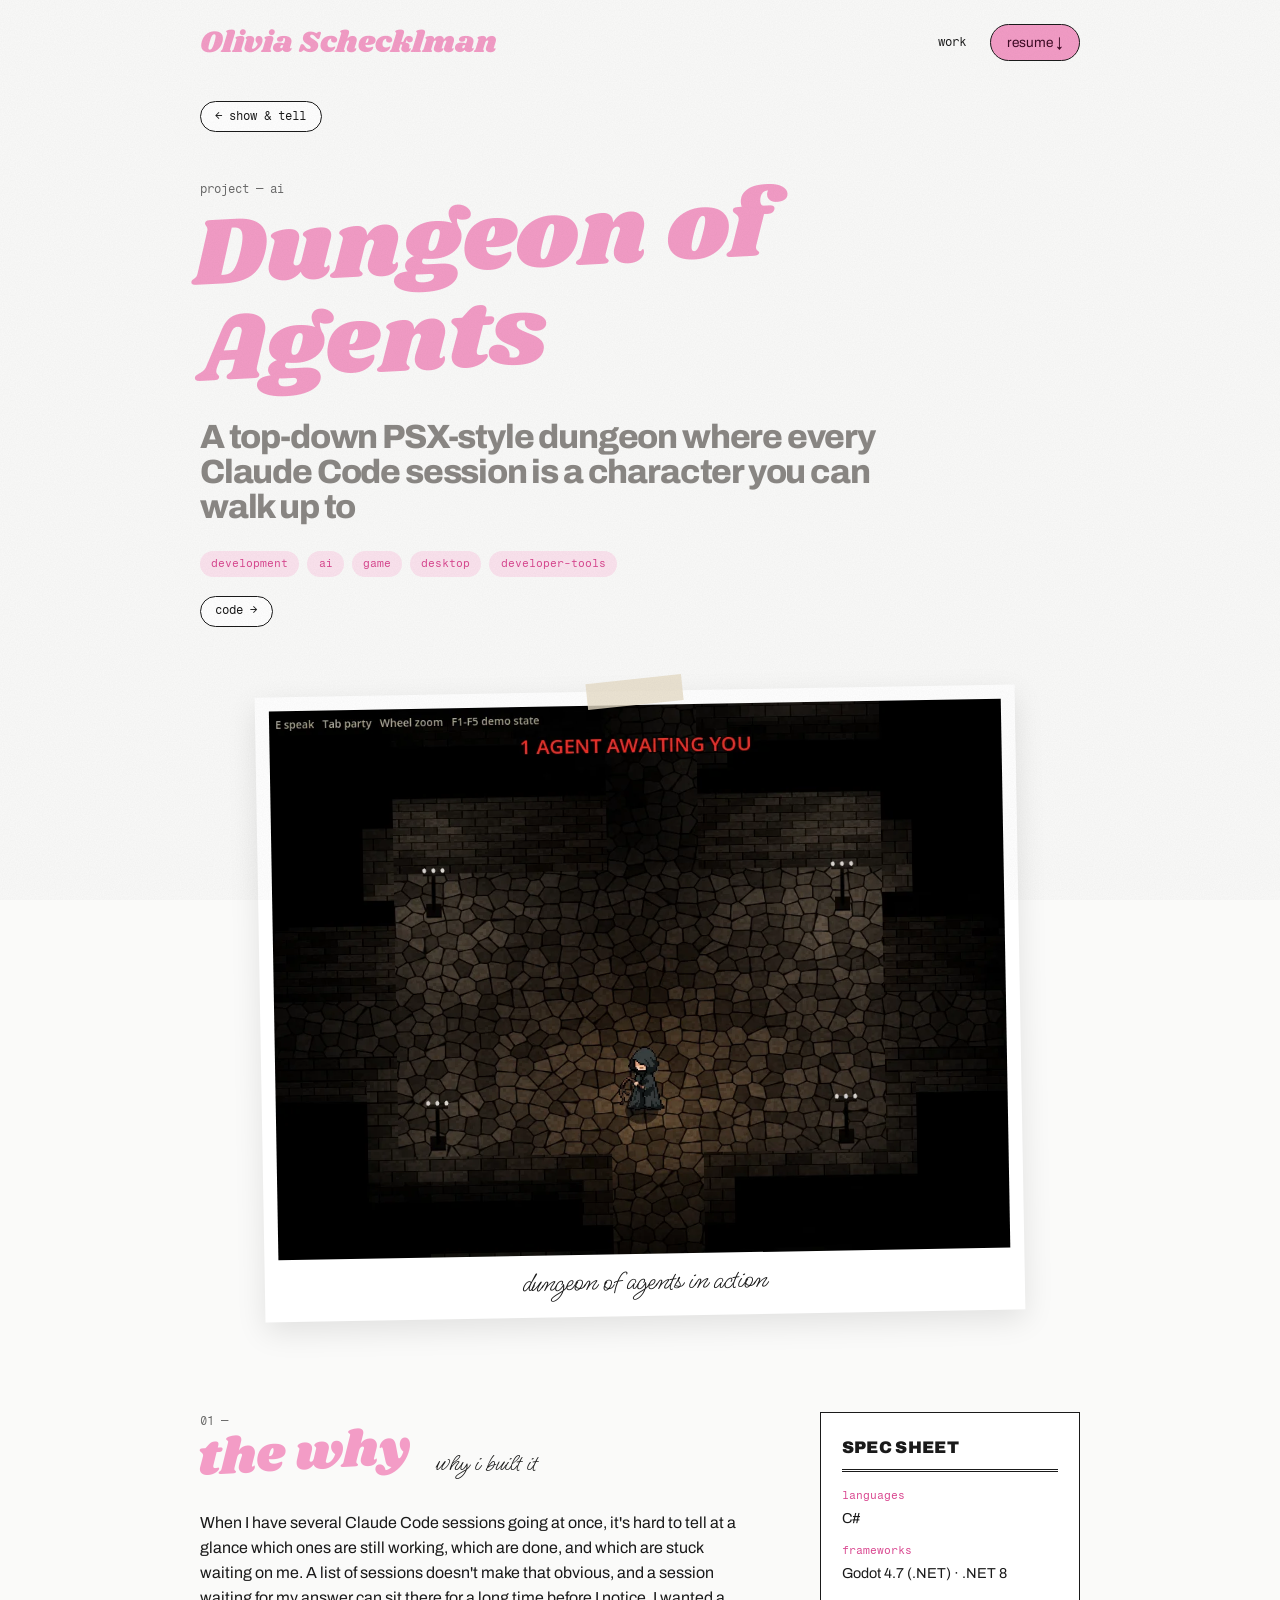
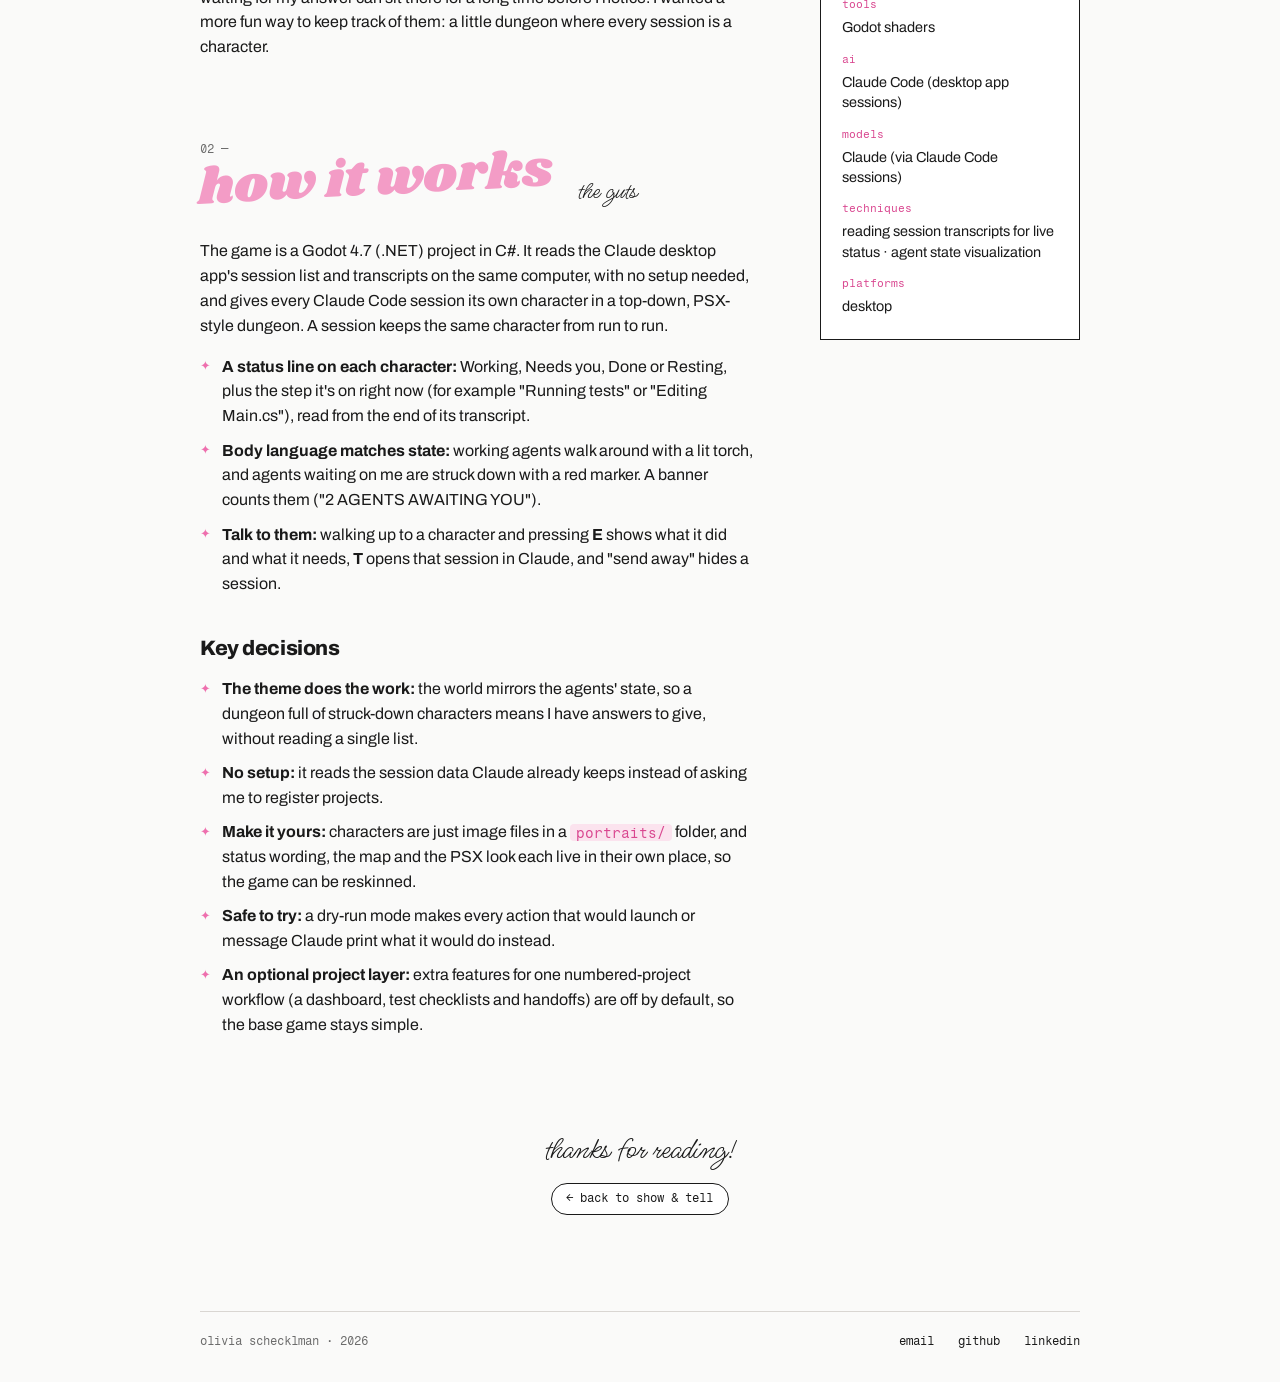
<file: projects/dungeon-of-agents.html>
<!DOCTYPE html>
<html lang="en">
<head>
  <meta charset="UTF-8" />
  <meta name="viewport" content="width=device-width, initial-scale=1.0" />
  <title>Dungeon of Agents — Olivia</title>
  <meta name="description" content="A top-down PSX-style dungeon where every Claude Code session is a character you can walk up to" />
  <link rel="preconnect" href="https://fonts.googleapis.com" />
  <link rel="preconnect" href="https://fonts.gstatic.com" crossorigin />
  <link href="https://fonts.googleapis.com/css2?family=Archivo:wdth,wght@62..125,400..900&family=Fragment+Mono&family=Ms+Madi&family=Shrikhand&display=swap" rel="stylesheet" />
  <link rel="stylesheet" href="../styles.css" />
  <link rel="stylesheet" href="../project.css" />
</head>
<body>
  <header class="nav wrap">
    <a href="../index.html#top" class="logo">
      <span class="logo-mark">Olivia</span>
      <span class="logo-script">Schecklman</span>
    </a>
    <nav>
      <a href="../index.html#work">work</a>
      <a class="pill pill--pink" href="../Olivia-Schecklman-Resume.docx" download>resume ↓</a>
    </nav>
  </header>

  <main class="wrap">
    <a class="pill post-back" href="../index.html#work">← show &amp; tell</a>

    <header class="post-head">
      <p class="post-kicker">project — ai</p>
      <h1 class="post-title">Dungeon of Agents</h1>
      <p class="post-tagline">A top-down PSX-style dungeon where every Claude Code session is a character you can walk up to</p>
      <div class="post-facts"><span class="chip">development</span><span class="chip">ai</span><span class="chip">game</span><span class="chip">desktop</span><span class="chip">developer-tools</span></div>
      <div class="post-links"><a class="pill" href="https://github.com/livscheck/dungeon-of-agents" target="_blank" rel="noopener">code →</a></div>
    </header>

    <figure class="post-hero"><span class="tape" aria-hidden="true"></span><img src="../images/dungeon-of-agents.webp" alt="Dungeon of Agents: a hooded figure in a dim stone dungeon room, with a red banner reading 1 agent awaiting you" /><figcaption>dungeon of agents in action</figcaption></figure>

    <div class="post-body">
      <div class="post-story">
      <section id="problem">
        <header class="sec-head">
          <span class="sec-num">01</span>
          <h2 class="sec-title">the why</h2>
          <p class="note sec-note">why i built it</p>
        </header>
        <div class="prose"><p>When I have several Claude Code sessions going at once, it's hard to tell at a glance which ones are still working, which are done, and which are stuck waiting on me. A list of sessions doesn't make that obvious, and a session waiting for my answer can sit there for a long time before I notice. I wanted a more fun way to keep track of them: a little dungeon where every session is a character.</p></div>
      </section>
      <section id="process">
        <header class="sec-head">
          <span class="sec-num">02</span>
          <h2 class="sec-title">how it works</h2>
          <p class="note sec-note">the guts</p>
        </header>
        <div class="prose"><p>The game is a Godot 4.7 (.NET) project in C#. It reads the Claude desktop app's session list and transcripts on the same computer, with no setup needed, and gives every Claude Code session its own character in a top-down, PSX-style dungeon. A session keeps the same character from run to run.</p>
<ul>
<li><strong>A status line on each character:</strong> Working, Needs you, Done or Resting, plus the step it's on right now (for example "Running tests" or "Editing Main.cs"), read from the end of its transcript.</li>
<li><strong>Body language matches state:</strong> working agents walk around with a lit torch, and agents waiting on me are struck down with a red marker. A banner counts them ("2 AGENTS AWAITING YOU").</li>
<li><strong>Talk to them:</strong> walking up to a character and pressing <strong>E</strong> shows what it did and what it needs, <strong>T</strong> opens that session in Claude, and "send away" hides a session.</li>
</ul>
<h2>Key decisions</h2>
<ul>
<li><strong>The theme does the work:</strong> the world mirrors the agents' state, so a dungeon full of struck-down characters means I have answers to give, without reading a single list.</li>
<li><strong>No setup:</strong> it reads the session data Claude already keeps instead of asking me to register projects.</li>
<li><strong>Make it yours:</strong> characters are just image files in a <code>portraits/</code> folder, and status wording, the map and the PSX look each live in their own place, so the game can be reskinned.</li>
<li><strong>Safe to try:</strong> a dry-run mode makes every action that would launch or message Claude print what it would do instead.</li>
<li><strong>An optional project layer:</strong> extra features for one numbered-project workflow (a dashboard, test checklists and handoffs) are off by default, so the base game stays simple.</li>
</ul></div>
      </section>
      </div>
      <aside class="spec" aria-label="Project details">
        <p class="spec-title">Spec sheet</p>
        <dl><dt>languages</dt><dd>C#</dd><dt>frameworks</dt><dd>Godot 4.7 (.NET) · .NET 8</dd><dt>tools</dt><dd>Godot shaders</dd><dt>ai</dt><dd>Claude Code (desktop app sessions)</dd><dt>models</dt><dd>Claude (via Claude Code sessions)</dd><dt>techniques</dt><dd>reading session transcripts for live status · agent state visualization</dd><dt>platforms</dt><dd>desktop</dd></dl>
      </aside>
    </div>

    <div class="post-end">
      <p class="note">thanks for reading!</p>
      <a class="pill" href="../index.html#work">← back to show &amp; tell</a>
    </div>
  </main>

  <footer class="site-footer wrap">
    <div class="footer-row">
      <p>olivia schecklman · <span id="year"></span></p>
      <ul class="footer-links">
        <li><a href="mailto:oliviaschecklman@gmail.com">email</a></li>
        <li><a href="https://github.com/livscheck" target="_blank" rel="noopener">github</a></li>
        <li><a href="https://www.linkedin.com/in/oliviaschecklman" target="_blank" rel="noopener">linkedin</a></li>
      </ul>
    </div>
  </footer>
  <script>document.getElementById('year').textContent = new Date().getFullYear();</script>
</body>
</html>
</file>
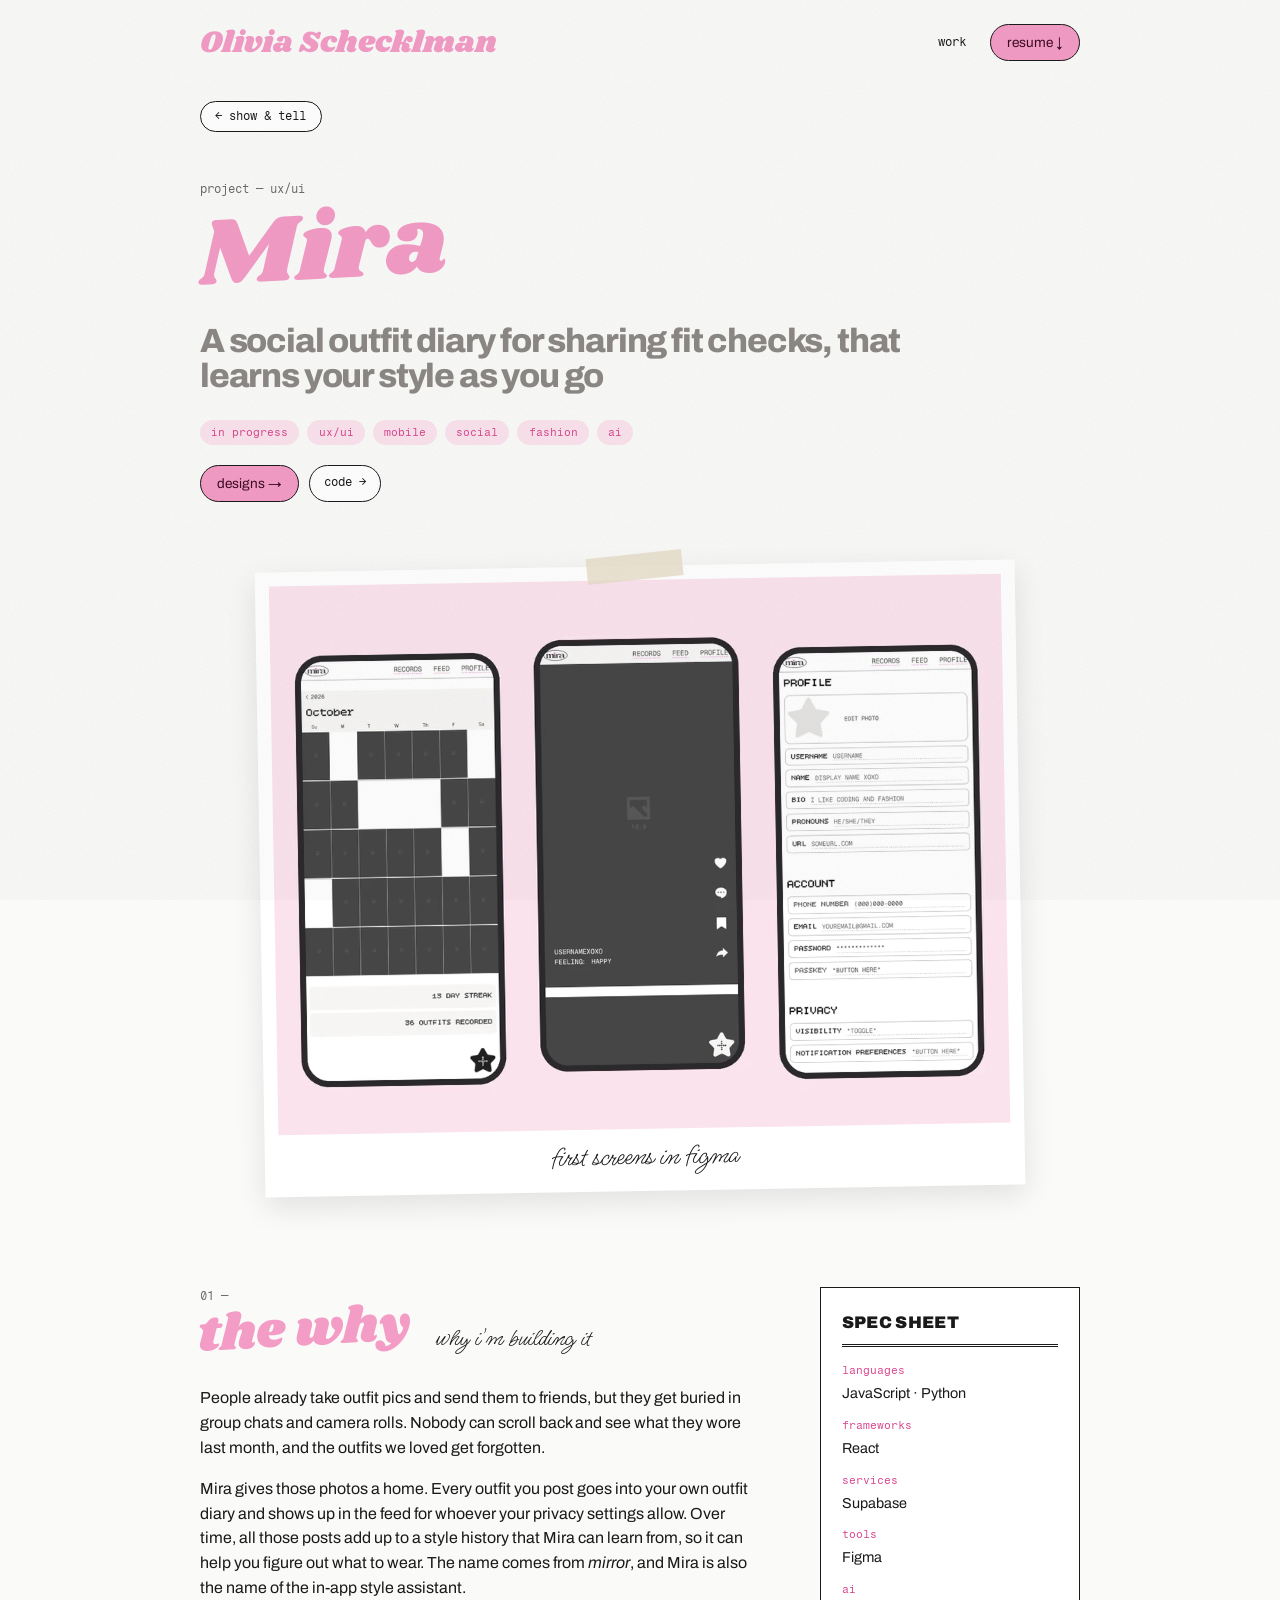
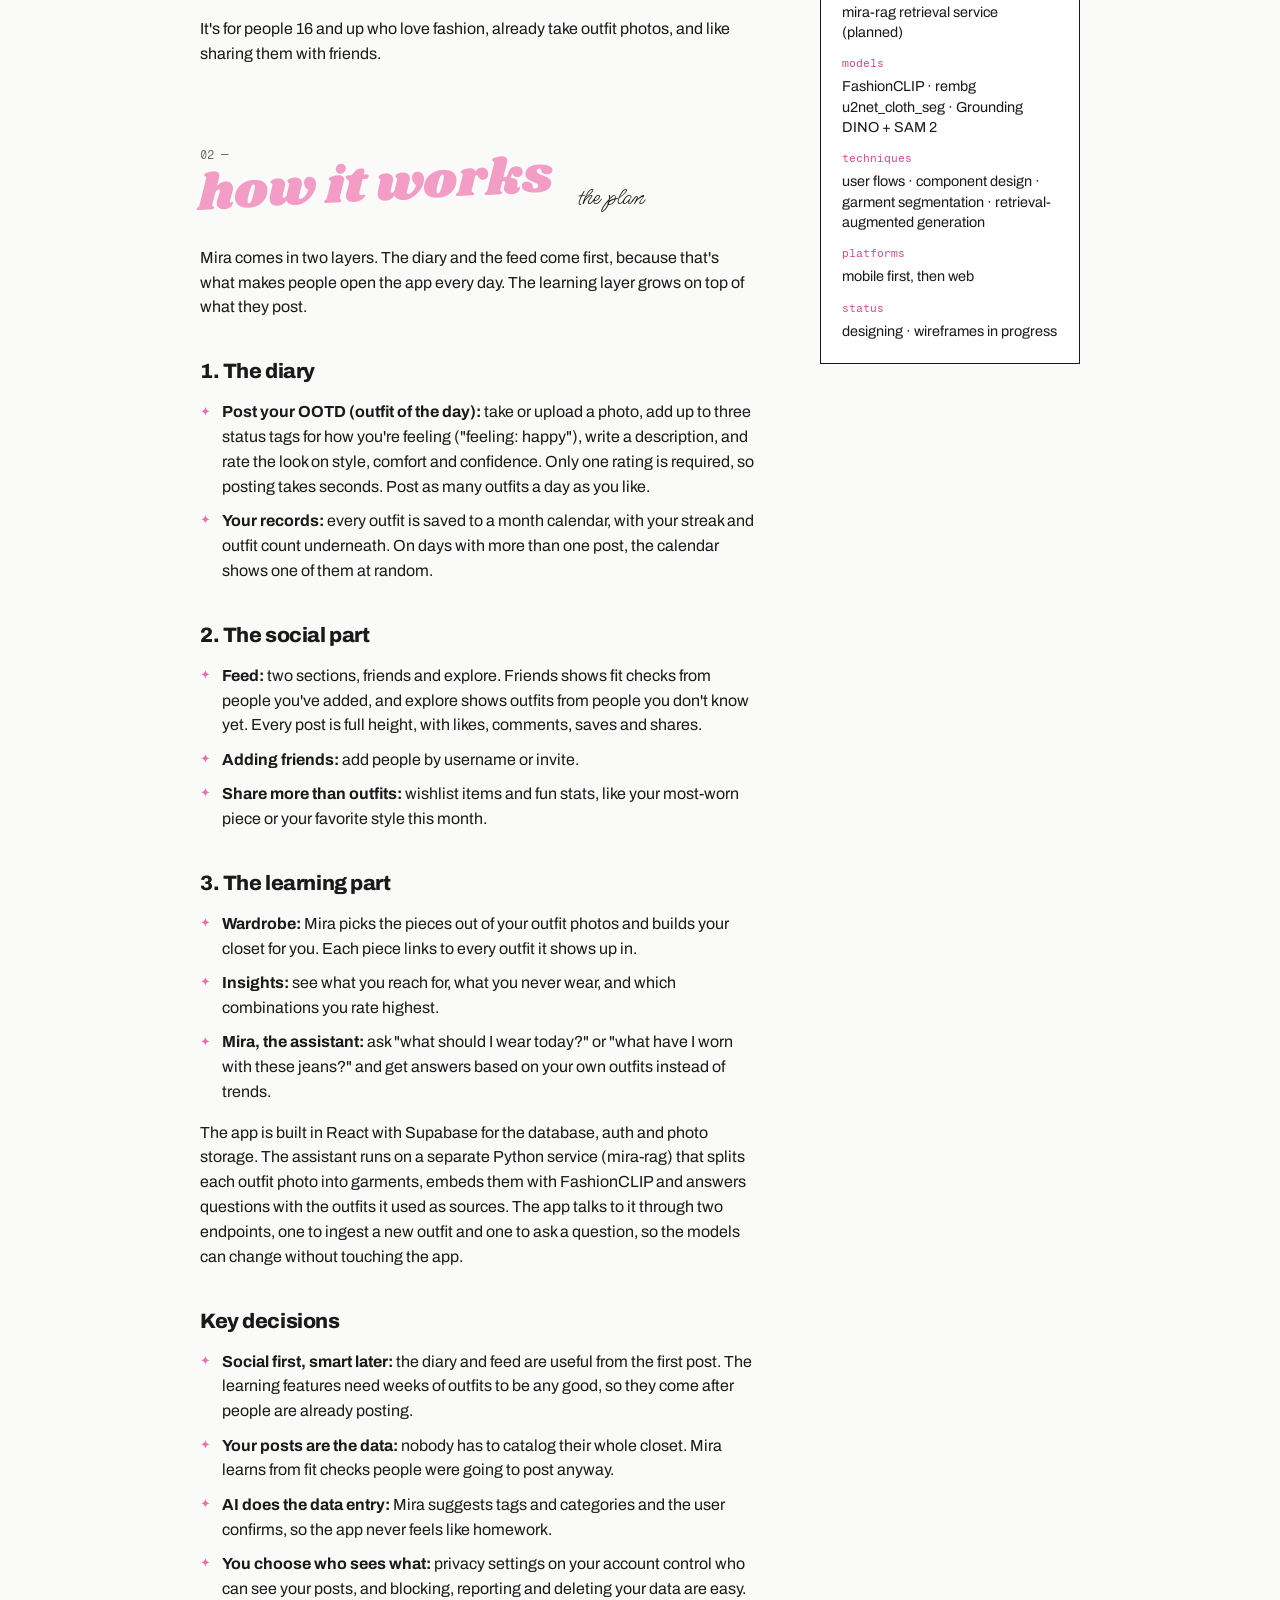
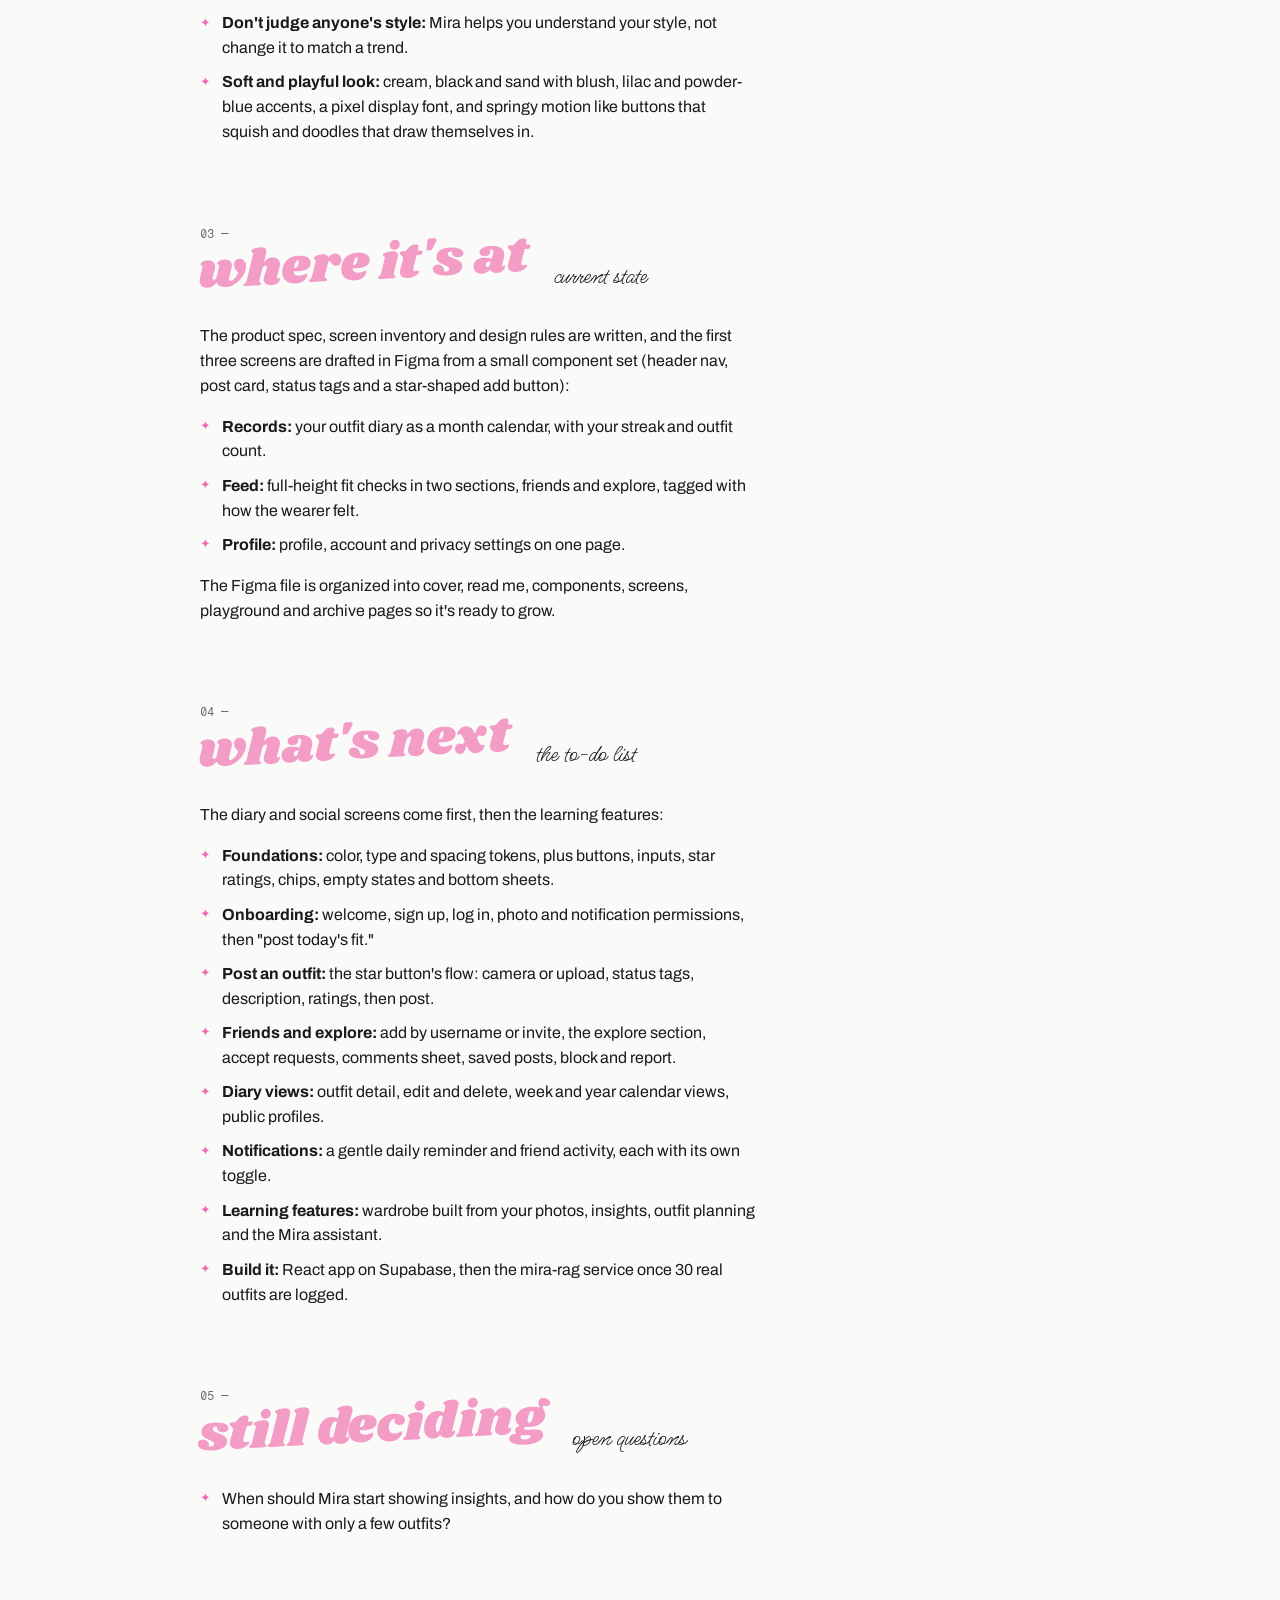
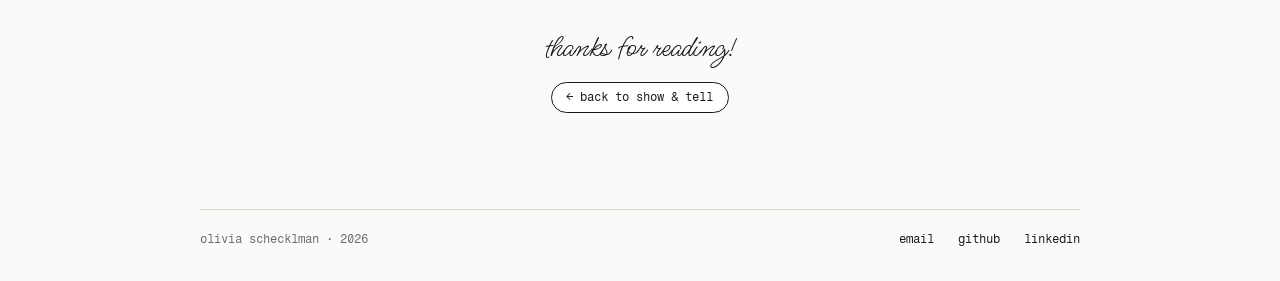
<file: projects/mira.html>
<!DOCTYPE html>
<html lang="en">
<head>
  <meta charset="UTF-8" />
  <meta name="viewport" content="width=device-width, initial-scale=1.0" />
  <title>Mira — Olivia</title>
  <meta name="description" content="A social outfit diary for sharing fit checks, that learns your style as you go" />
  <link rel="preconnect" href="https://fonts.googleapis.com" />
  <link rel="preconnect" href="https://fonts.gstatic.com" crossorigin />
  <link href="https://fonts.googleapis.com/css2?family=Archivo:wdth,wght@62..125,400..900&family=Fragment+Mono&family=Ms+Madi&family=Shrikhand&display=swap" rel="stylesheet" />
  <link rel="stylesheet" href="../styles.css" />
  <link rel="stylesheet" href="../project.css" />
</head>
<body>
  <header class="nav wrap">
    <a href="../index.html#top" class="logo">
      <span class="logo-mark">Olivia</span>
      <span class="logo-script">Schecklman</span>
    </a>
    <nav>
      <a href="../index.html#work">work</a>
      <a class="pill pill--pink" href="../Olivia-Schecklman-Resume.docx" download>resume ↓</a>
    </nav>
  </header>

  <main class="wrap">
    <a class="pill post-back" href="../index.html#work">← show &amp; tell</a>

    <header class="post-head">
      <p class="post-kicker">project — ux/ui</p>
      <h1 class="post-title">Mira</h1>
      <p class="post-tagline">A social outfit diary for sharing fit checks, that learns your style as you go</p>
      <div class="post-facts"><span class="chip">in progress</span><span class="chip">ux/ui</span><span class="chip">mobile</span><span class="chip">social</span><span class="chip">fashion</span><span class="chip">ai</span></div>
      <div class="post-links"><a class="pill pill--pink" href="https://www.figma.com/design/Dftk28V4ErR6COBiq6ywGE/Mira-App" target="_blank" rel="noopener">designs →</a><a class="pill" href="https://github.com/livscheck/Mira" target="_blank" rel="noopener">code →</a></div>
    </header>

    <figure class="post-hero"><span class="tape" aria-hidden="true"></span><img src="../images/mira-app.webp" alt="Three Mira phone screens: a month calendar of outfit photos with a 13 day streak, a full-height outfit post tagged feeling happy, and an edit profile page" /><figcaption>first screens in figma</figcaption></figure>

    <div class="post-body">
      <div class="post-story">
      <section id="problem">
        <header class="sec-head">
          <span class="sec-num">01</span>
          <h2 class="sec-title">the why</h2>
          <p class="note sec-note">why i'm building it</p>
        </header>
        <div class="prose"><p>People already take outfit pics and send them to friends, but they get buried in group chats and camera rolls. Nobody can scroll back and see what they wore last month, and the outfits we loved get forgotten.</p>
<p>Mira gives those photos a home. Every outfit you post goes into your own outfit diary and shows up in the feed for whoever your privacy settings allow. Over time, all those posts add up to a style history that Mira can learn from, so it can help you figure out what to wear. The name comes from <em>mirror</em>, and Mira is also the name of the in-app style assistant.</p>
<p>It's for people 16 and up who love fashion, already take outfit photos, and like sharing them with friends.</p></div>
      </section>
      <section id="process">
        <header class="sec-head">
          <span class="sec-num">02</span>
          <h2 class="sec-title">how it works</h2>
          <p class="note sec-note">the plan</p>
        </header>
        <div class="prose"><p>Mira comes in two layers. The diary and the feed come first, because that's what makes people open the app every day. The learning layer grows on top of what they post.</p>
<h2>1. The diary</h2>
<ul>
<li><strong>Post your OOTD (outfit of the day):</strong> take or upload a photo, add up to three status tags for how you're feeling ("feeling: happy"), write a description, and rate the look on style, comfort and confidence. Only one rating is required, so posting takes seconds. Post as many outfits a day as you like.</li>
<li><strong>Your records:</strong> every outfit is saved to a month calendar, with your streak and outfit count underneath. On days with more than one post, the calendar shows one of them at random.</li>
</ul>
<h2>2. The social part</h2>
<ul>
<li><strong>Feed:</strong> two sections, friends and explore. Friends shows fit checks from people you've added, and explore shows outfits from people you don't know yet. Every post is full height, with likes, comments, saves and shares.</li>
<li><strong>Adding friends:</strong> add people by username or invite.</li>
<li><strong>Share more than outfits:</strong> wishlist items and fun stats, like your most-worn piece or your favorite style this month.</li>
</ul>
<h2>3. The learning part</h2>
<ul>
<li><strong>Wardrobe:</strong> Mira picks the pieces out of your outfit photos and builds your closet for you. Each piece links to every outfit it shows up in.</li>
<li><strong>Insights:</strong> see what you reach for, what you never wear, and which combinations you rate highest.</li>
<li><strong>Mira, the assistant:</strong> ask "what should I wear today?" or "what have I worn with these jeans?" and get answers based on your own outfits instead of trends.</li>
</ul>
<p>The app is built in React with Supabase for the database, auth and photo storage. The assistant runs on a separate Python service (mira-rag) that splits each outfit photo into garments, embeds them with FashionCLIP and answers questions with the outfits it used as sources. The app talks to it through two endpoints, one to ingest a new outfit and one to ask a question, so the models can change without touching the app.</p>
<h2>Key decisions</h2>
<ul>
<li><strong>Social first, smart later:</strong> the diary and feed are useful from the first post. The learning features need weeks of outfits to be any good, so they come after people are already posting.</li>
<li><strong>Your posts are the data:</strong> nobody has to catalog their whole closet. Mira learns from fit checks people were going to post anyway.</li>
<li><strong>AI does the data entry:</strong> Mira suggests tags and categories and the user confirms, so the app never feels like homework.</li>
<li><strong>You choose who sees what:</strong> privacy settings on your account control who can see your posts, and blocking, reporting and deleting your data are easy.</li>
<li><strong>Don't judge anyone's style:</strong> Mira helps you understand your style, not change it to match a trend.</li>
<li><strong>Soft and playful look:</strong> cream, black and sand with blush, lilac and powder-blue accents, a pixel display font, and springy motion like buttons that squish and doodles that draw themselves in.</li>
</ul></div>
      </section>
      <section id="now">
        <header class="sec-head">
          <span class="sec-num">03</span>
          <h2 class="sec-title">where it's at</h2>
          <p class="note sec-note">current state</p>
        </header>
        <div class="prose"><p>The product spec, screen inventory and design rules are written, and the first three screens are drafted in Figma from a small component set (header nav, post card, status tags and a star-shaped add button):</p>
<ul>
<li><strong>Records:</strong> your outfit diary as a month calendar, with your streak and outfit count.</li>
<li><strong>Feed:</strong> full-height fit checks in two sections, friends and explore, tagged with how the wearer felt.</li>
<li><strong>Profile:</strong> profile, account and privacy settings on one page.</li>
</ul>
<p>The Figma file is organized into cover, read me, components, screens, playground and archive pages so it's ready to grow.</p></div>
      </section>
      <section id="next">
        <header class="sec-head">
          <span class="sec-num">04</span>
          <h2 class="sec-title">what's next</h2>
          <p class="note sec-note">the to-do list</p>
        </header>
        <div class="prose"><p>The diary and social screens come first, then the learning features:</p>
<ul>
<li><strong>Foundations:</strong> color, type and spacing tokens, plus buttons, inputs, star ratings, chips, empty states and bottom sheets.</li>
<li><strong>Onboarding:</strong> welcome, sign up, log in, photo and notification permissions, then "post today's fit."</li>
<li><strong>Post an outfit:</strong> the star button's flow: camera or upload, status tags, description, ratings, then post.</li>
<li><strong>Friends and explore:</strong> add by username or invite, the explore section, accept requests, comments sheet, saved posts, block and report.</li>
<li><strong>Diary views:</strong> outfit detail, edit and delete, week and year calendar views, public profiles.</li>
<li><strong>Notifications:</strong> a gentle daily reminder and friend activity, each with its own toggle.</li>
<li><strong>Learning features:</strong> wardrobe built from your photos, insights, outfit planning and the Mira assistant.</li>
<li><strong>Build it:</strong> React app on Supabase, then the mira-rag service once 30 real outfits are logged.</li>
</ul></div>
      </section>
      <section id="questions">
        <header class="sec-head">
          <span class="sec-num">05</span>
          <h2 class="sec-title">still deciding</h2>
          <p class="note sec-note">open questions</p>
        </header>
        <div class="prose"><ul>
<li>When should Mira start showing insights, and how do you show them to someone with only a few outfits?</li>
</ul></div>
      </section>
      </div>
      <aside class="spec" aria-label="Project details">
        <p class="spec-title">Spec sheet</p>
        <dl><dt>languages</dt><dd>JavaScript · Python</dd><dt>frameworks</dt><dd>React</dd><dt>services</dt><dd>Supabase</dd><dt>tools</dt><dd>Figma</dd><dt>ai</dt><dd>mira-rag retrieval service (planned)</dd><dt>models</dt><dd>FashionCLIP · rembg u2net_cloth_seg · Grounding DINO + SAM 2</dd><dt>techniques</dt><dd>user flows · component design · garment segmentation · retrieval-augmented generation</dd><dt>platforms</dt><dd>mobile first, then web</dd><dt>status</dt><dd>designing · wireframes in progress</dd></dl>
      </aside>
    </div>

    <div class="post-end">
      <p class="note">thanks for reading!</p>
      <a class="pill" href="../index.html#work">← back to show &amp; tell</a>
    </div>
  </main>

  <footer class="site-footer wrap">
    <div class="footer-row">
      <p>olivia schecklman · <span id="year"></span></p>
      <ul class="footer-links">
        <li><a href="mailto:oliviaschecklman@gmail.com">email</a></li>
        <li><a href="https://github.com/livscheck" target="_blank" rel="noopener">github</a></li>
        <li><a href="https://www.linkedin.com/in/oliviaschecklman" target="_blank" rel="noopener">linkedin</a></li>
      </ul>
    </div>
  </footer>
  <script>document.getElementById('year').textContent = new Date().getFullYear();</script>
</body>
</html>
</file>
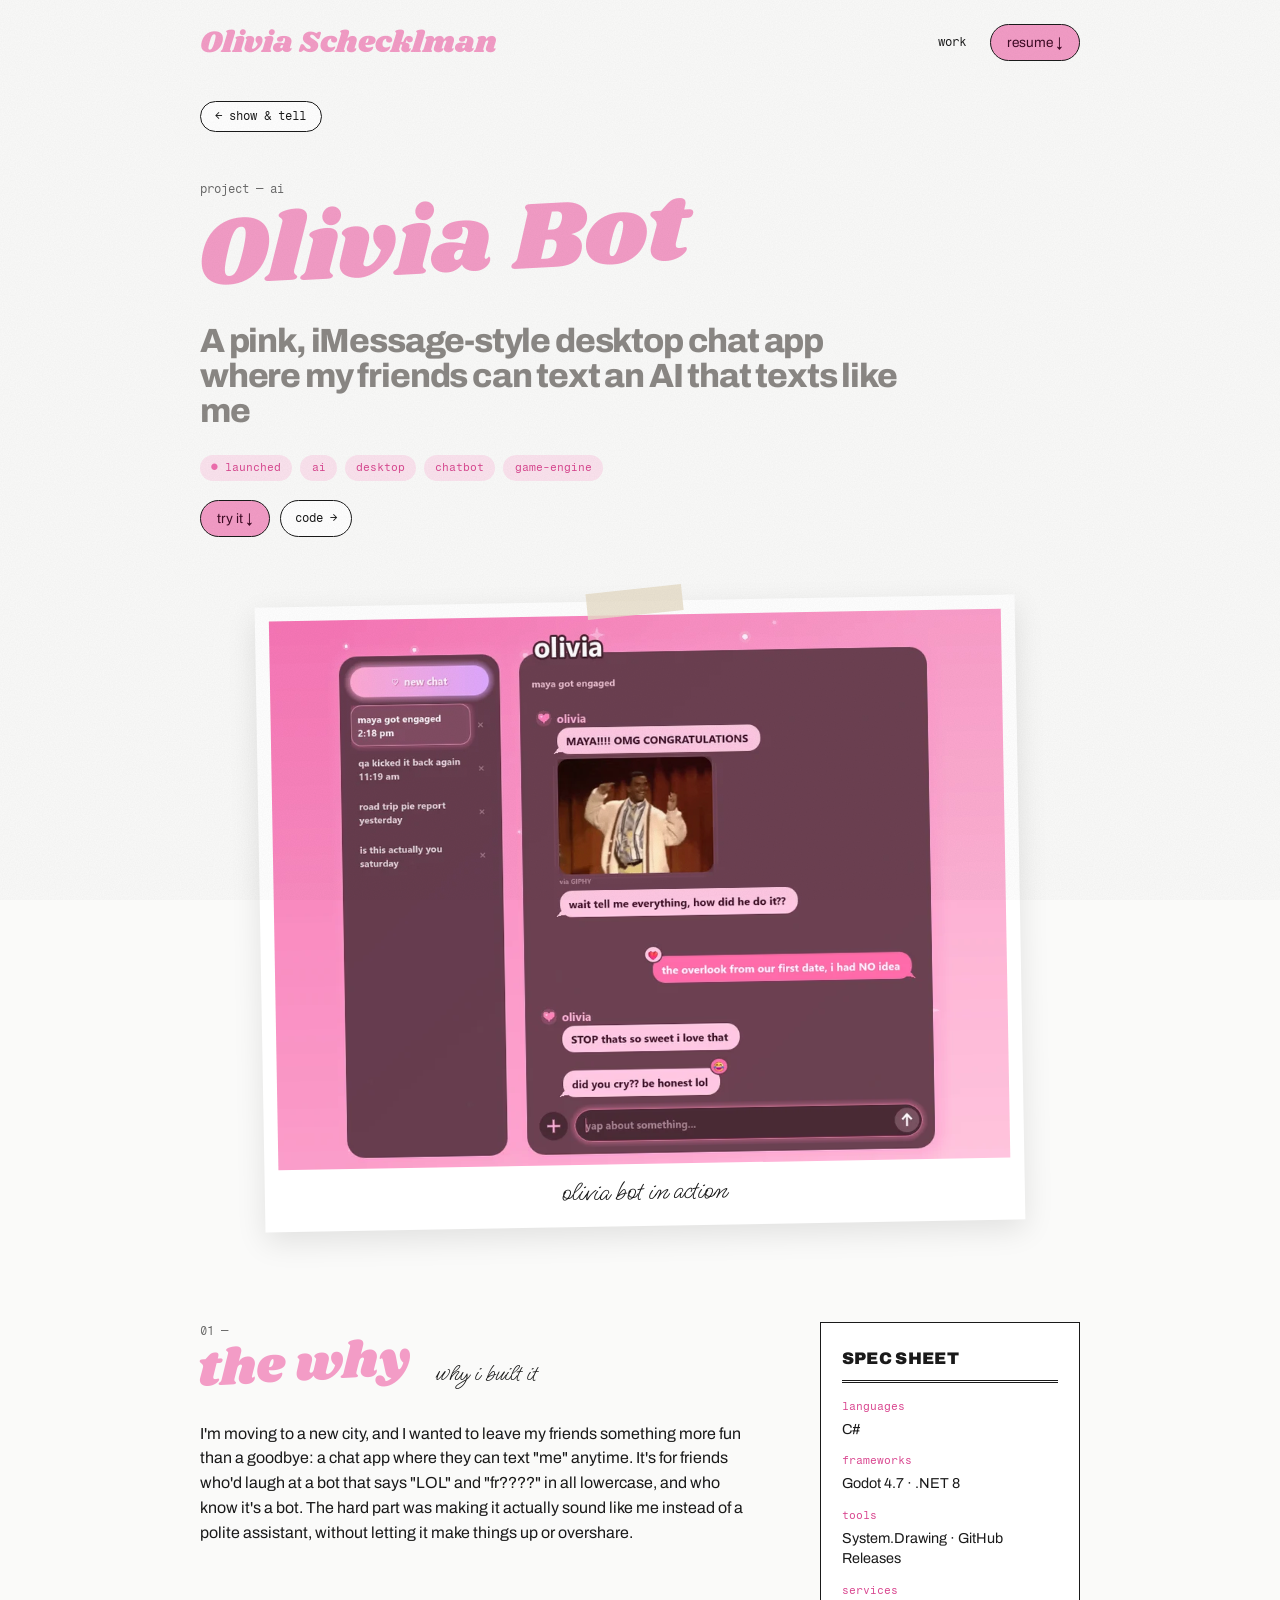
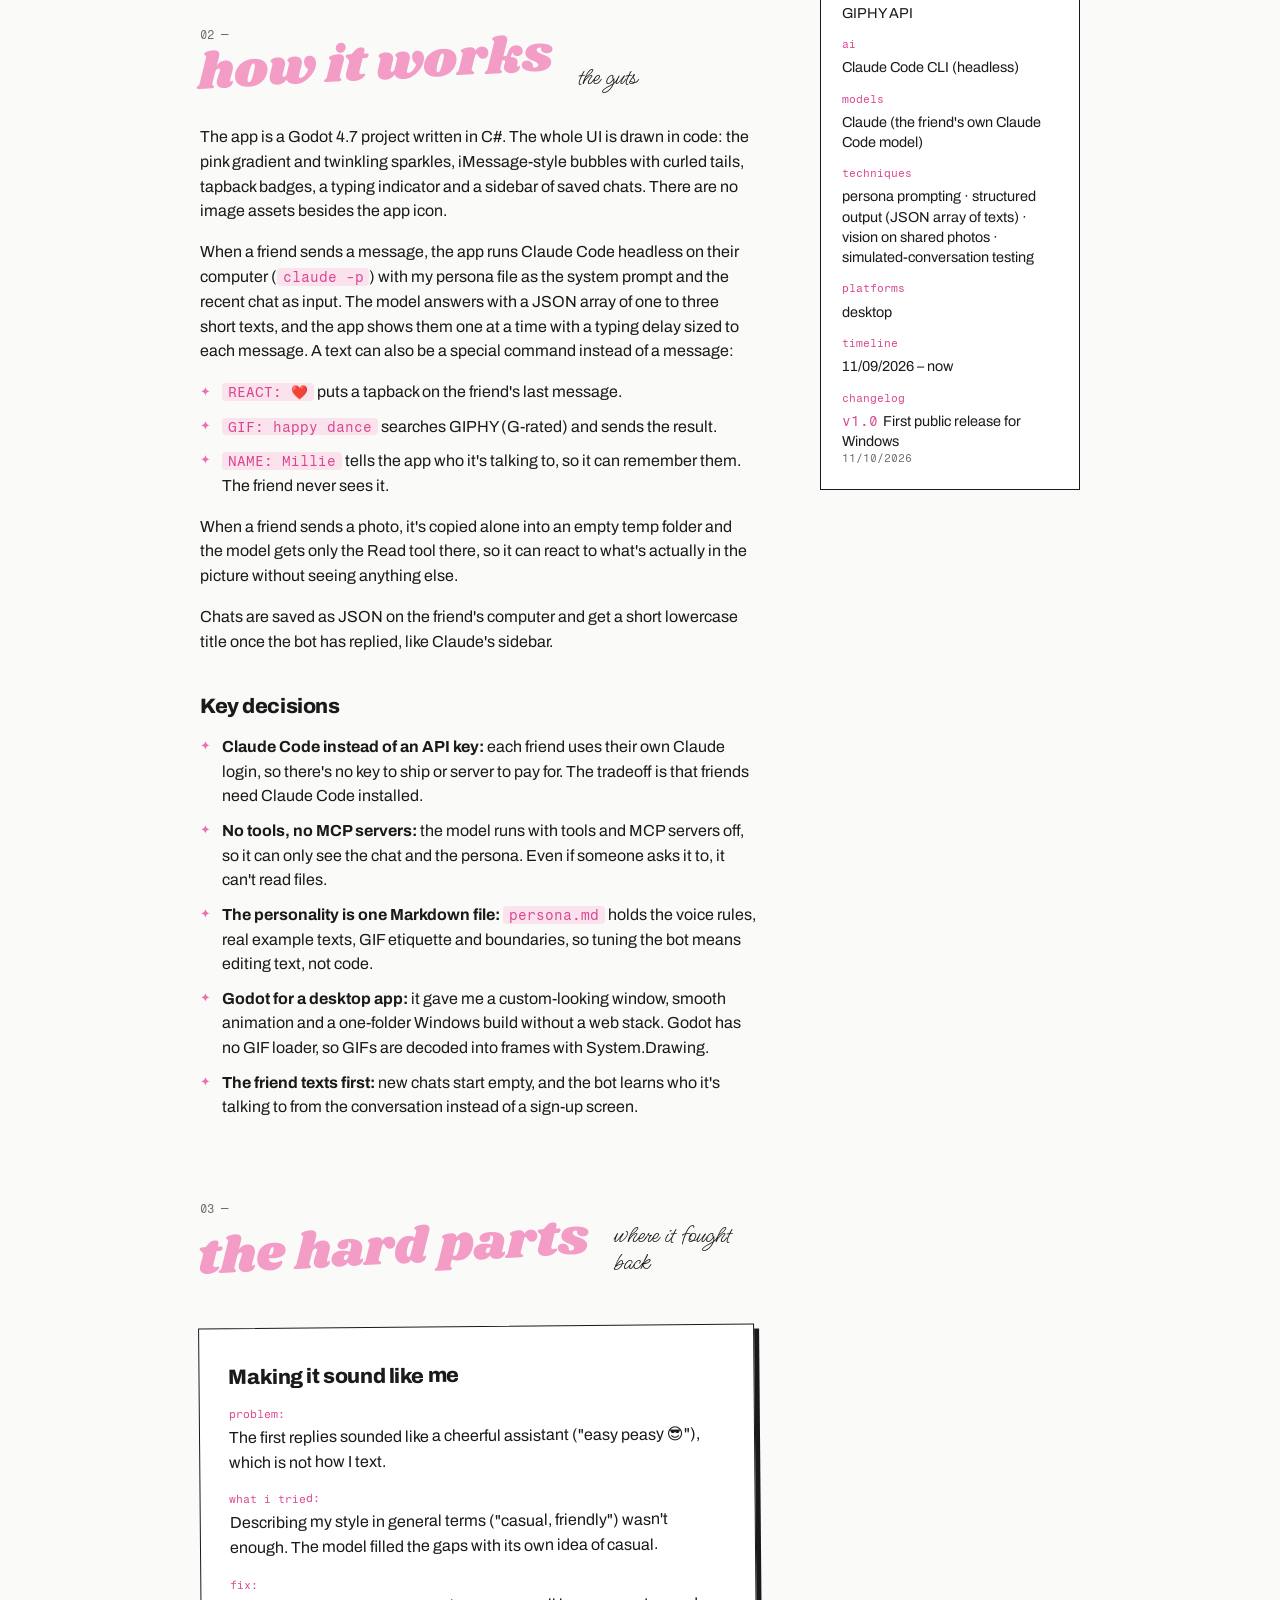
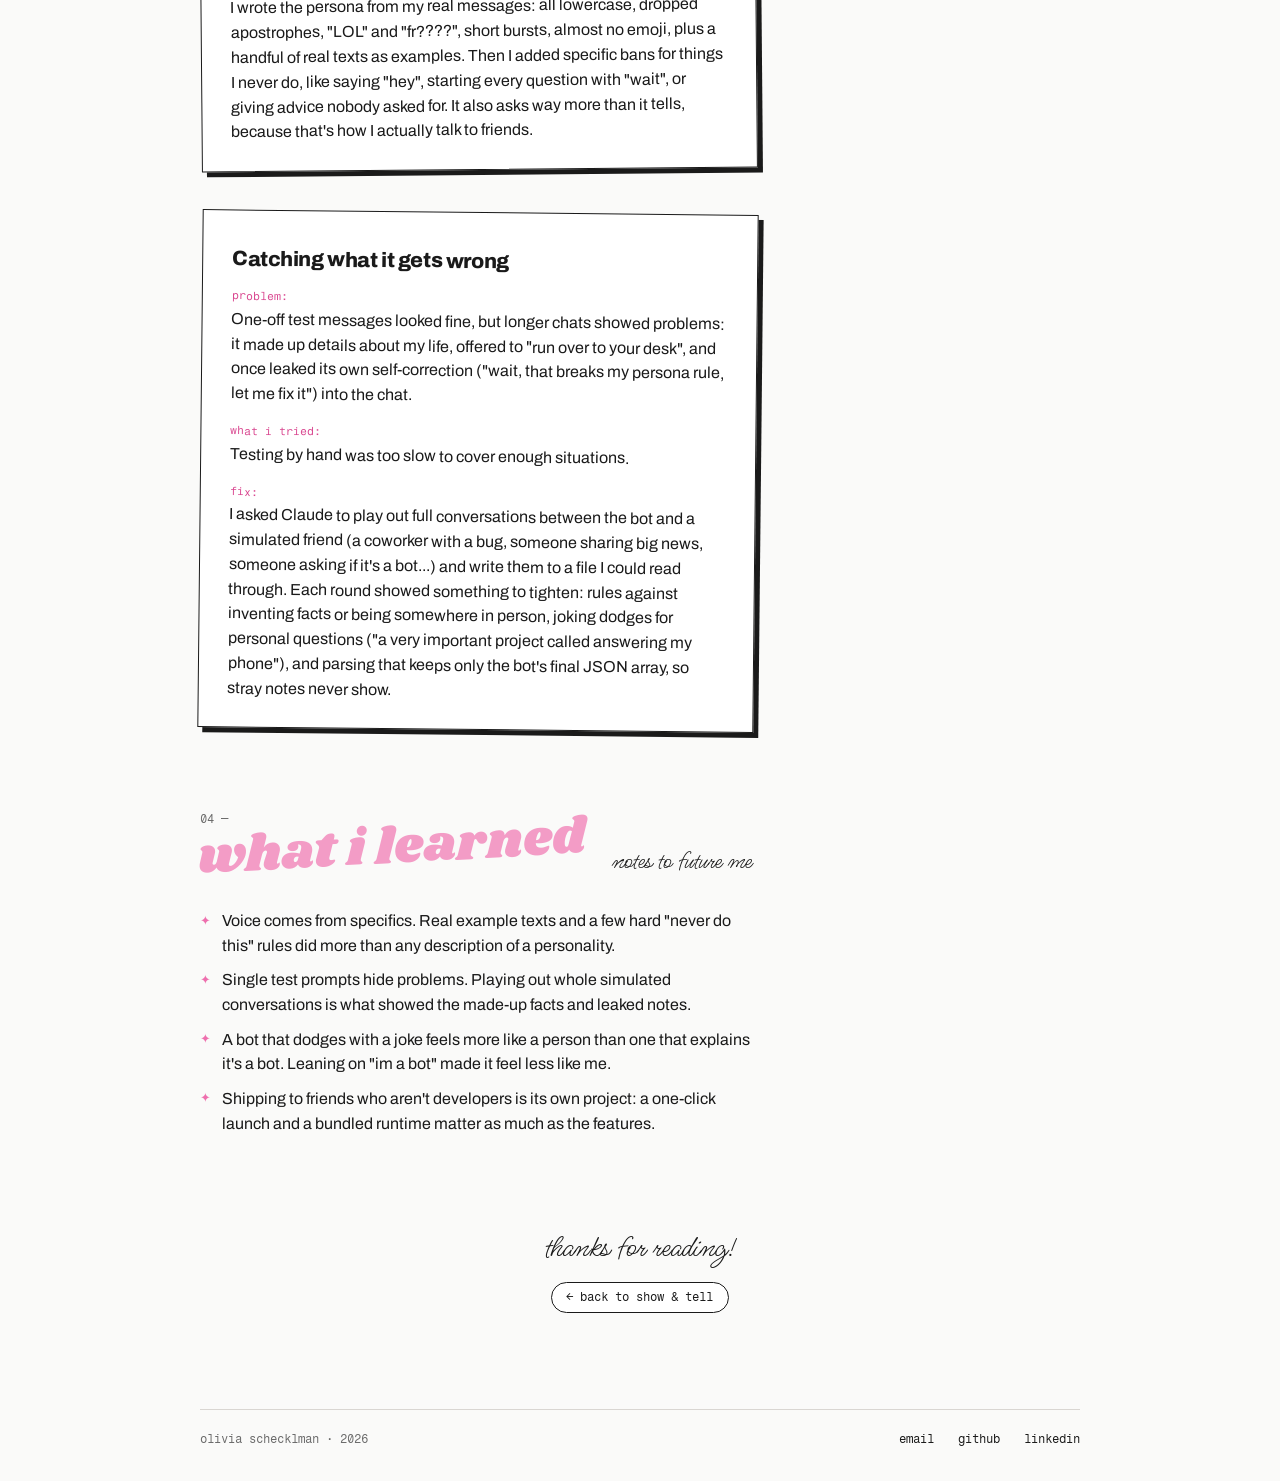
<file: projects/olivia-bot.html>
<!DOCTYPE html>
<html lang="en">
<head>
  <meta charset="UTF-8" />
  <meta name="viewport" content="width=device-width, initial-scale=1.0" />
  <title>Olivia Bot — Olivia</title>
  <meta name="description" content="A pink, iMessage-style desktop chat app where my friends can text an AI that texts like me" />
  <link rel="preconnect" href="https://fonts.googleapis.com" />
  <link rel="preconnect" href="https://fonts.gstatic.com" crossorigin />
  <link href="https://fonts.googleapis.com/css2?family=Archivo:wdth,wght@62..125,400..900&family=Fragment+Mono&family=Ms+Madi&family=Shrikhand&display=swap" rel="stylesheet" />
  <link rel="stylesheet" href="../styles.css" />
  <link rel="stylesheet" href="../project.css" />
</head>
<body>
  <header class="nav wrap">
    <a href="../index.html#top" class="logo">
      <span class="logo-mark">Olivia</span>
      <span class="logo-script">Schecklman</span>
    </a>
    <nav>
      <a href="../index.html#work">work</a>
      <a class="pill pill--pink" href="../Olivia-Schecklman-Resume.docx" download>resume ↓</a>
    </nav>
  </header>

  <main class="wrap">
    <a class="pill post-back" href="../index.html#work">← show &amp; tell</a>

    <header class="post-head">
      <p class="post-kicker">project — ai</p>
      <h1 class="post-title">Olivia Bot</h1>
      <p class="post-tagline">A pink, iMessage-style desktop chat app where my friends can text an AI that texts like me</p>
      <div class="post-facts"><span class="chip chip--live">launched</span><span class="chip">ai</span><span class="chip">desktop</span><span class="chip">chatbot</span><span class="chip">game-engine</span></div>
      <div class="post-links"><a class="pill pill--pink" href="https://github.com/livscheck/olivia-bot/releases/latest" target="_blank" rel="noopener">try it ↓</a><a class="pill" href="https://github.com/livscheck/olivia-bot" target="_blank" rel="noopener">code →</a></div>
    </header>

    <figure class="post-hero"><span class="tape" aria-hidden="true"></span><img src="../images/olivia-bot.webp" alt="A pink chat window with light-pink and hot-pink message bubbles, a heart reaction on one message and a GIF reply, next to a sidebar of saved chats" /><figcaption>olivia bot in action</figcaption></figure>

    <div class="post-body">
      <div class="post-story">
      <section id="problem">
        <header class="sec-head">
          <span class="sec-num">01</span>
          <h2 class="sec-title">the why</h2>
          <p class="note sec-note">why i built it</p>
        </header>
        <div class="prose"><p>I'm moving to a new city, and I wanted to leave my friends something more fun than a goodbye: a chat app where they can text "me" anytime. It's for friends who'd laugh at a bot that says "LOL" and "fr????" in all lowercase, and who know it's a bot. The hard part was making it actually sound like me instead of a polite assistant, without letting it make things up or overshare.</p></div>
      </section>
      <section id="process">
        <header class="sec-head">
          <span class="sec-num">02</span>
          <h2 class="sec-title">how it works</h2>
          <p class="note sec-note">the guts</p>
        </header>
        <div class="prose"><p>The app is a Godot 4.7 project written in C#. The whole UI is drawn in code: the pink gradient and twinkling sparkles, iMessage-style bubbles with curled tails, tapback badges, a typing indicator and a sidebar of saved chats. There are no image assets besides the app icon.</p>
<p>When a friend sends a message, the app runs Claude Code headless on their computer (<code>claude -p</code>) with my persona file as the system prompt and the recent chat as input. The model answers with a JSON array of one to three short texts, and the app shows them one at a time with a typing delay sized to each message. A text can also be a special command instead of a message:</p>
<ul>
<li><code>REACT: ❤️</code> puts a tapback on the friend's last message.</li>
<li><code>GIF: happy dance</code> searches GIPHY (G-rated) and sends the result.</li>
<li><code>NAME: Millie</code> tells the app who it's talking to, so it can remember them. The friend never sees it.</li>
</ul>
<p>When a friend sends a photo, it's copied alone into an empty temp folder and the model gets only the Read tool there, so it can react to what's actually in the picture without seeing anything else.</p>
<p>Chats are saved as JSON on the friend's computer and get a short lowercase title once the bot has replied, like Claude's sidebar.</p>
<h2>Key decisions</h2>
<ul>
<li><strong>Claude Code instead of an API key:</strong> each friend uses their own Claude login, so there's no key to ship or server to pay for. The tradeoff is that friends need Claude Code installed.</li>
<li><strong>No tools, no MCP servers:</strong> the model runs with tools and MCP servers off, so it can only see the chat and the persona. Even if someone asks it to, it can't read files.</li>
<li><strong>The personality is one Markdown file:</strong> <code>persona.md</code> holds the voice rules, real example texts, GIF etiquette and boundaries, so tuning the bot means editing text, not code.</li>
<li><strong>Godot for a desktop app:</strong> it gave me a custom-looking window, smooth animation and a one-folder Windows build without a web stack. Godot has no GIF loader, so GIFs are decoded into frames with System.Drawing.</li>
<li><strong>The friend texts first:</strong> new chats start empty, and the bot learns who it's talking to from the conversation instead of a sign-up screen.</li>
</ul></div>
      </section>
      <section id="challenges">
        <header class="sec-head">
          <span class="sec-num">03</span>
          <h2 class="sec-title">the hard parts</h2>
          <p class="note sec-note">where it fought back</p>
        </header>
        <div class="prose"><article class="challenge"><h2>Making it sound like me</h2>
<p><strong>Problem:</strong> The first replies sounded like a cheerful assistant ("easy peasy 😎"), which is not how I text.</p>
<p><strong>What I tried:</strong> Describing my style in general terms ("casual, friendly") wasn't enough. The model filled the gaps with its own idea of casual.</p>
<p><strong>Fix:</strong> I wrote the persona from my real messages: all lowercase, dropped apostrophes, "LOL" and "fr????", short bursts, almost no emoji, plus a handful of real texts as examples. Then I added specific bans for things I never do, like saying "hey", starting every question with "wait", or giving advice nobody asked for. It also asks way more than it tells, because that's how I actually talk to friends.</p></article>
<article class="challenge"><h2>Catching what it gets wrong</h2>
<p><strong>Problem:</strong> One-off test messages looked fine, but longer chats showed problems: it made up details about my life, offered to "run over to your desk", and once leaked its own self-correction ("wait, that breaks my persona rule, let me fix it") into the chat.</p>
<p><strong>What I tried:</strong> Testing by hand was too slow to cover enough situations.</p>
<p><strong>Fix:</strong> I asked Claude to play out full conversations between the bot and a simulated friend (a coworker with a bug, someone sharing big news, someone asking if it's a bot...) and write them to a file I could read through. Each round showed something to tighten: rules against inventing facts or being somewhere in person, joking dodges for personal questions ("a very important project called answering my phone"), and parsing that keeps only the bot's final JSON array, so stray notes never show.</p></article></div>
      </section>
      <section id="learned">
        <header class="sec-head">
          <span class="sec-num">04</span>
          <h2 class="sec-title">what i learned</h2>
          <p class="note sec-note">notes to future me</p>
        </header>
        <div class="prose"><ul>
<li>Voice comes from specifics. Real example texts and a few hard "never do this" rules did more than any description of a personality.</li>
<li>Single test prompts hide problems. Playing out whole simulated conversations is what showed the made-up facts and leaked notes.</li>
<li>A bot that dodges with a joke feels more like a person than one that explains it's a bot. Leaning on "im a bot" made it feel less like me.</li>
<li>Shipping to friends who aren't developers is its own project: a one-click launch and a bundled runtime matter as much as the features.</li>
</ul></div>
      </section>
      </div>
      <aside class="spec" aria-label="Project details">
        <p class="spec-title">Spec sheet</p>
        <dl><dt>languages</dt><dd>C#</dd><dt>frameworks</dt><dd>Godot 4.7 · .NET 8</dd><dt>tools</dt><dd>System.Drawing · GitHub Releases</dd><dt>services</dt><dd>GIPHY API</dd><dt>ai</dt><dd>Claude Code CLI (headless)</dd><dt>models</dt><dd>Claude (the friend&#x27;s own Claude Code model)</dd><dt>techniques</dt><dd>persona prompting · structured output (JSON array of texts) · vision on shared photos · simulated-conversation testing</dd><dt>platforms</dt><dd>desktop</dd><dt>timeline</dt><dd>11/09/2026 – now</dd><dt>changelog</dt><dd><ul class="versions"><li><span class="v">v1.0</span>First public release for Windows<span class="vdate">11/10/2026</span></li></ul></dd></dl>
      </aside>
    </div>

    <div class="post-end">
      <p class="note">thanks for reading!</p>
      <a class="pill" href="../index.html#work">← back to show &amp; tell</a>
    </div>
  </main>

  <footer class="site-footer wrap">
    <div class="footer-row">
      <p>olivia schecklman · <span id="year"></span></p>
      <ul class="footer-links">
        <li><a href="mailto:oliviaschecklman@gmail.com">email</a></li>
        <li><a href="https://github.com/livscheck" target="_blank" rel="noopener">github</a></li>
        <li><a href="https://www.linkedin.com/in/oliviaschecklman" target="_blank" rel="noopener">linkedin</a></li>
      </ul>
    </div>
  </footer>
  <script>document.getElementById('year').textContent = new Date().getFullYear();</script>
</body>
</html>
</file>
<file: styles.css>
:root {
  /* Paper + ink */
  --bg: #fafaf9;
  --paper: #ffffff;
  --ink: #1a1a1a;
  --gray: #8b8885;
  --soft: #6b6b6b;
  --line: #d9d6d2;
  --tape: rgba(232, 222, 200, 0.8);

  /* One pink family, used everywhere */
  --pink: #f39cc6;      /* big bubbly type, fills */
  --pink-hi: #ee6fae;   /* highlighter, stars, circles */
  --pink-ink: #d9468f;  /* pink text that needs to be readable */
  --pink-wash: #fbe3ee; /* hover fills */

  --bubble: 'Shrikhand', cursive;
  --sans: 'Archivo', system-ui, sans-serif;
  --mono: 'Fragment Mono', ui-monospace, Menlo, monospace;
  --script: 'Ms Madi', cursive;

  --content-width: 880px; /* the text column; the side margins sit outside it */
  /* Side padding: 1.5rem on phones, growing to 6rem on wide screens */
  --gutter: clamp(2rem, 18vw - 3rem, 12rem); /* phones stay snug, wide screens get roomy margins */
}

* {
  box-sizing: border-box;
  margin: 0;
  padding: 0;
}

html {
  scroll-behavior: smooth;
}

body {
  background: var(--bg);
  color: var(--ink);
  font-family: var(--sans);
  font-size: 16px;
  line-height: 1.55;
  overflow-x: hidden;
}

/* Faint paper grain over everything */
body::before {
  content: '';
  position: fixed;
  inset: 0;
  z-index: 50;
  pointer-events: none;
  opacity: 0.5;
  mix-blend-mode: multiply;
  background-image: url("data:image/svg+xml;utf8,<svg xmlns='http://www.w3.org/2000/svg' width='220' height='220'><filter id='n'><feTurbulence type='fractalNoise' baseFrequency='0.85' numOctaves='2' stitchTiles='stitch'/><feColorMatrix values='0 0 0 0 0 0 0 0 0 0 0 0 0 0 0 0 0 0 0.07 0'/></filter><rect width='100%' height='100%' filter='url(%23n)'/></svg>");
}

a {
  color: inherit;
  text-decoration: none;
}

.wrap {
  max-width: calc(var(--content-width) + 2 * var(--gutter));
  margin-left: auto;
  margin-right: auto;
  padding-left: var(--gutter);
  padding-right: var(--gutter);
}

main > section + section {
  margin-top: 8rem;
}

/* ---------- Shared components ---------- */

/* Handwritten notes */
.note {
  font-family: var(--script);
  font-size: 2rem;
  line-height: 1.05;
  color: var(--ink);
}

/* Heavy grey editorial statements */
.statement {
  font-family: var(--sans);
  font-weight: 800;
  font-size: clamp(2.2rem, 5.4vw, 4.2rem);
  line-height: 0.95;
  letter-spacing: -0.045em;
  color: var(--gray);
}

/* Section header: number, big pink bubble title, handwritten aside */
/* Number on top, then the tilted title with its handwritten note to the right */
.sec-head {
  position: relative;
  display: grid;
  grid-template-columns: auto 1fr;
  align-items: end;
  column-gap: 1.5rem;
  margin-bottom: 3rem;
}

.sec-head--right {
  justify-items: end;
  text-align: right;
}

.sec-num {
  grid-column: 1 / -1;
  font-family: var(--mono);
  font-size: 0.75rem;
  color: var(--soft);
  margin-bottom: 0.25rem;
}

.sec-num::after {
  content: ' —';
}

.sec-title {
  font-family: var(--bubble);
  font-weight: 400;
  font-size: clamp(2.6rem, 6vw, 4.5rem);
  line-height: 1;
  color: var(--pink);
  /* Tilt around the bottom-left corner so the left edge stays put */
  transform: rotate(-3deg);
  transform-origin: left bottom;
}

.sec-note {
  font-size: 1.6rem;
  padding-bottom: 0.5rem;
}

/* Pills / buttons */
.pill {
  display: inline-flex;
  align-items: center;
  gap: 0.35rem;
  font-family: var(--mono);
  font-size: 0.72rem;
  text-transform: lowercase;
  color: var(--ink);
  padding: 0.35rem 0.9rem;
  background: var(--paper);
  border: 1.5px solid var(--ink);
  border-radius: 999px;
  cursor: pointer;
  transition: background 0.2s ease, box-shadow 0.2s ease, transform 0.2s ease;
}

a.pill:hover,
button.pill:hover {
  background: var(--pink-wash);
  box-shadow: 2px 2px 0 var(--ink);
  transform: translate(-1px, -1px);
}

/* Black & white halftone photo treatment (placeholders and real images) */
.halftone {
  position: relative;
  overflow: hidden;
  background: linear-gradient(160deg, #eceae7, #d3d0cc);
}

.halftone img {
  display: block;
  width: 100%;
  height: 100%;
  object-fit: cover;
  filter: grayscale(1) contrast(1.15);
}

.halftone::after {
  content: '';
  position: absolute;
  inset: 0;
  pointer-events: none;
  mix-blend-mode: multiply;
  opacity: 0.6;
  background: radial-gradient(circle, rgba(0, 0, 0, 0.25) 0.8px, transparent 1.3px) 0 0 / 4px 4px;
}

.placeholder-label {
  position: relative;
  z-index: 1;
  font-family: var(--mono);
  font-size: 0.75rem;
  text-transform: uppercase;
  color: var(--soft);
}

/* Washi tape strip */
.tape {
  position: absolute;
  top: -12px;
  left: 50%;
  z-index: 2;
  width: 96px;
  height: 26px;
  background: var(--tape);
  transform: translateX(-50%) rotate(-5deg);
}

/* Hand-drawn doodle lines */
.doodle {
  fill: none;
  stroke: var(--ink);
  stroke-width: 1.6;
  stroke-linecap: round;
  stroke-linejoin: round;
  stroke-dasharray: 5 6;
}

.doodle path + path {
  stroke-dasharray: none;
}

/* ---------- Nav ---------- */
.nav {
  display: flex;
  justify-content: space-between;
  align-items: center;
  gap: 1rem;
  padding-top: 1.5rem;
  padding-bottom: 1.5rem;
}

.logo {
  display: flex;
  align-items: baseline;
  gap: 0.4rem;
  line-height: 1;
}

.logo-mark {
  font-family: var(--bubble);
  font-size: 1.9rem;
  color: var(--pink);
}

.logo-script {
  font-family: var(--bubble);
  font-size: 1.9rem;
  color: var(--pink);
}

.nav nav {
  display: flex;
  flex-wrap: wrap;
  align-items: center;
  gap: 0.4rem 1.5rem;
  font-family: var(--mono);
  font-size: 0.75rem;
  text-transform: lowercase;
}

.nav nav a {
  background-image: linear-gradient(var(--pink), var(--pink));
  background-size: 0 45%;
  background-position: 0 85%;
  background-repeat: no-repeat;
  transition: background-size 0.25s ease;
}

.nav nav a:hover {
  background-size: 100% 45%;
}

/* The resume button is a pill, not a highlighted text link */
.nav nav a.pill {
  background-image: none;
}

/* ---------- Hero ---------- */
.hero {
  position: relative;
  min-height: 600px;
  margin-top: 1rem;
  display: grid;
  place-items: center;
}

.hero-photo {
  position: relative;
  z-index: 1;
  width: min(300px, 62vw);
  aspect-ratio: 3 / 4;
  display: grid;
  place-items: center;
  box-shadow: 0 10px 30px rgba(0, 0, 0, 0.08);
}

.hero-name {
  position: absolute;
  left: 50%;
  top: 52%;
  z-index: 2;
  font-family: var(--bubble);
  font-weight: 400;
  font-size: clamp(5.5rem, 22vw, 17rem);
  line-height: 1;
  color: var(--pink);
  mix-blend-mode: multiply;
  white-space: nowrap;
  transform: translate(-50%, -50%) rotate(-5deg);
  pointer-events: none;
}

.hero-note {
  position: absolute;
  z-index: 3;
  font-size: clamp(2rem, 4.5vw, 3.2rem);
}

.hero-note--hi {
  top: 0.5rem;
  left: var(--gutter);
  transform: rotate(-4deg);
}

.hero-note--guide {
  top: 4.5rem;
  right: var(--gutter);
  font-size: clamp(1.7rem, 3.4vw, 2.4rem);
  text-align: right;
  transform: rotate(3deg);
}

.hero-arrow {
  position: absolute;
  top: 7.5rem;
  right: 26%;
  z-index: 3;
  width: 140px;
}

.hero-foot {
  position: absolute;
  left: var(--gutter);
  right: var(--gutter);
  bottom: 0.5rem;
  z-index: 3;
  display: flex;
  justify-content: space-between;
  font-size: 0.9rem;
  color: var(--soft);
}

/* ---------- Intro ---------- */
.meet-tag {
  margin-top: 3rem;
  margin-bottom: 2rem;
  font-size: 0.9rem;
  color: var(--soft);
}

@media (max-width: 640px) {
  .meet-tag {
    margin-top: 2rem;
    font-size: 0.75rem;
  }
}

.intro {
  display: grid;
  /* The body copy gets the wider column; the key words sit in the narrower one */
  grid-template-columns: minmax(0, 1fr) minmax(0, 1.25fr);
  gap: 3rem;
  align-items: start;
}

/* The statement sits bottom-left, lined up with the end of the intro copy,
   sized to fit its narrower column */
.intro .statement {
  align-self: end;
  font-size: clamp(2.2rem, 3.6vw, 3.1rem);
}

main > .intro {
  margin-top: 5rem;
}

.meet-tag + .intro {
  margin-top: 0;
}

.intro .statement {
  white-space: nowrap;
}

.intro-copy {
  max-width: 520px;
  justify-self: end;
  font-size: 1.05rem;
}

.intro-copy p + p {
  margin-top: 0.9rem;
}

/* ---------- Projects ---------- */
.projects {
  display: grid;
  grid-template-columns: repeat(auto-fill, minmax(300px, 1fr));
  gap: 3.5rem 3rem;
}

.project {
  transform: rotate(var(--tilt, 0deg));
}

.project-shot {
  position: relative;
  padding: 0.75rem;
  background: var(--paper);
  box-shadow: 0 6px 20px rgba(0, 0, 0, 0.08);
}

.thumb {
  aspect-ratio: 4 / 3;
  display: grid;
  place-items: center;
}

img.thumb {
  display: block;
  width: 100%;
  height: auto;
  object-fit: cover;
}

.thumb .placeholder-label {
  font-size: 1.4rem;
}

.project-info {
  display: grid;
  grid-template-columns: 1fr auto;
  align-items: end;
  gap: 0 1rem;
  padding: 1.1rem 0.25rem 0;
}

.project-num {
  grid-column: 1 / -1;
  font-family: var(--mono);
  font-size: 0.7rem;
  color: var(--pink-ink);
}

.project h3 {
  font-weight: 800;
  font-size: 1.6rem;
  letter-spacing: -0.03em;
  line-height: 1.1;
}

.meta {
  grid-column: 1;
  font-family: var(--mono);
  font-size: 0.72rem;
  color: var(--soft);
}

.project .pill {
  grid-column: 2;
  grid-row: 2 / span 2;
  align-self: center;
}

/* ---------- Skills: Sims-style pie menu ---------- */
/* Game-window chrome around the Sims menu */
.sim-window {
  max-width: 940px;
  margin: 0 auto;
  background: var(--paper);
  border: 1.5px solid var(--ink);
  box-shadow: 6px 6px 0 var(--ink);
}

.sim-titlebar {
  display: grid;
  grid-template-columns: 1fr auto 1fr;
  align-items: center;
  gap: 1rem;
  padding: 0.5rem 0.9rem;
  background: var(--pink);
  border-bottom: 1.5px solid var(--ink);
  font-family: var(--mono);
  font-size: 0.75rem;
}

.sim-wintitle {
  font-weight: 500;
}

.sim-winctl {
  justify-self: end;
  letter-spacing: 0.35em;
}

/* Sims-style needs bar */
.sim-hud {
  display: flex;
  flex-wrap: wrap;
  gap: 0.4rem 1.75rem;
  padding: 0.55rem 1rem;
  border-bottom: 1px solid var(--line);
  font-family: var(--mono);
  font-size: 0.68rem;
  color: var(--soft);
}

.sim-hud b {
  font-weight: 500;
  color: var(--pink-ink);
}

.sim-bar {
  display: inline-block;
  width: 64px;
  height: 7px;
  margin-left: 0.35rem;
  vertical-align: middle;
  border: 1px solid var(--ink);
  border-radius: 999px;
  overflow: hidden;
}

.sim-bar span {
  display: block;
  height: 100%;
  background: var(--pink-hi);
}

/* Play area: faint build-mode grid */
.sim-stage {
  position: relative;
  padding: 1rem 1rem 0.5rem;
  background:
    linear-gradient(var(--bg) 0 0) padding-box,
    var(--bg);
  background-image:
    linear-gradient(rgba(0, 0, 0, 0.045) 1px, transparent 1px),
    linear-gradient(90deg, rgba(0, 0, 0, 0.045) 1px, transparent 1px);
  background-size: 28px 28px;
}

.sim-text-btn {
  position: absolute;
  top: 0.75rem;
  right: 0.75rem;
  z-index: 5;
}

/* Pink pill button ("view as text", nav "resume") */
.pill--pink {
  padding: 0.45rem 1rem;
  font-family: var(--sans);
  font-size: 0.85rem;
  font-weight: 400;
  /* Dark plum on pink: same pink button, much stronger text contrast */
  color: #3d0a24;
  background: var(--pink);
}

.pill--pink:hover,
a.pill--pink:hover,
button.pill--pink:hover {
  background: var(--pink-hi);
}

/* Floating text window */
.text-window {
  position: fixed;
  z-index: 60;
  top: 0;
  left: 0;
  width: min(420px, calc(100vw - 2rem));
  max-height: min(560px, calc(100vh - 2rem));
  display: flex;
  flex-direction: column;
  margin: 0;
}

.text-window[hidden] {
  display: none;
}

.text-window-bar {
  /* Empty spacer matches the close button so the title stays centred */
  grid-template-columns: 22px 1fr 22px;
  cursor: grab;
  user-select: none;
  touch-action: none;
}

.text-window.is-dragging .text-window-bar {
  cursor: grabbing;
}

.text-window-bar .sim-wintitle {
  justify-self: center;
}

.text-window-close {
  font: inherit;
  width: 22px;
  height: 22px;
  display: grid;
  place-items: center;
  background: var(--paper);
  border: 1.5px solid var(--ink);
  border-radius: 4px;
  cursor: pointer;
}

.text-window-close:hover {
  background: var(--pink-wash);
}

.text-window-body {
  overflow-y: auto;
  padding: 1rem 1.25rem 1.25rem;
  font-family: var(--mono);
  font-size: 0.78rem;
  line-height: 1.6;
}

/* One typeface (mono) throughout; hierarchy comes from case, colour and indent */
.text-window-body h3 {
  margin-top: 1rem;
  font-size: 0.78rem;
  font-weight: 500;
  text-transform: uppercase;
  letter-spacing: 0.04em;
}

.text-window-body h3:first-child {
  margin-top: 0;
}

.text-window-body h4 {
  margin-top: 0.4rem;
  font-size: 0.78rem;
  font-weight: 400;
  color: var(--pink-ink);
}

.text-window-body ul {
  list-style: none;
  padding-left: 1rem;
}

.text-window-body li::before {
  content: '- ';
  color: var(--soft);
}

.sim-status {
  display: flex;
  justify-content: space-between;
  gap: 1rem;
  padding: 0.45rem 1rem;
  border-top: 1.5px solid var(--ink);
  font-family: var(--mono);
  font-size: 0.66rem;
  color: var(--soft);
}

.sim-status span:first-child {
  color: #2f9e5b;
}

@media (max-width: 640px) {
  .sim-window {
    box-shadow: 4px 4px 0 var(--ink);
  }

  .sim-winctl {
    display: none;
  }

  .sim-titlebar.text-window-bar {
    grid-template-columns: 22px 1fr 22px;
  }

  .text-window-bar .sim-wintitle {
    justify-self: center;
  }
}

.sim-menu {
  position: relative;
  max-width: 860px;
  height: 410px;
  margin: 0 auto;
  transition: height 0.3s ease;
}

.sim-center {
  position: absolute;
  left: 50%;
  top: var(--cy, 50%);
  /* --fx slides the sim sideways when the bubbles move into one column */
  transform: translate(calc(-50% + var(--fx, 0px)), -50%);
  transition: transform 0.5s cubic-bezier(0.22, 1, 0.36, 1);
  display: flex;
  flex-direction: column;
  align-items: center;
}

/* Full-body sim illustration (transparent PNG) standing in the middle */
.sim-figure {
  position: relative;
}

.sim-figure img {
  display: block;
  height: 380px;
  width: auto;
  filter: drop-shadow(0 6px 10px rgba(0, 0, 0, 0.08));
}

.is-narrow .sim-figure img {
  height: 300px;
}

/* Soft ground shadow under the feet */
.sim-figure::after {
  content: '';
  position: absolute;
  left: 50%;
  bottom: -8px;
  z-index: -1;
  width: 70%;
  height: 18px;
  background: radial-gradient(closest-side, rgba(0, 0, 0, 0.14), transparent);
  transform: translateX(-50%);
}

/* Floating, spinning plumbob */
.plumbob {
  position: absolute;
  bottom: calc(100% + 14px);
  width: 26px;
  height: 52px;
  filter: drop-shadow(0 0 10px rgba(238, 111, 174, 0.55));
  animation:
    plumbob-float 2.4s ease-in-out infinite,
    plumbob-spin 4s linear infinite;
}

.plumbob-l { fill: var(--pink-hi); }
.plumbob-r { fill: var(--pink); }
.plumbob-shine { fill: rgba(255, 255, 255, 0.55); }

@keyframes plumbob-float {
  0%, 100% { translate: 0 0; }
  50% { translate: 0 -8px; }
}

@keyframes plumbob-spin {
  to { rotate: y 360deg; }
}

.sim-bubble {
  position: absolute;
  left: 50%;
  top: var(--cy, 50%);
  z-index: 1;
  display: inline-flex;
  align-items: center;
  gap: 0.5rem;
  height: 40px;
  padding: 0 1.1rem;
  font-family: var(--sans);
  font-size: 0.95rem;
  font-weight: 600;
  white-space: nowrap;
  color: var(--ink);
  background: var(--paper);
  border: 1.5px solid var(--ink);
  border-radius: 999px;
  transform: translate(calc(-50% + var(--tx, 0px)), calc(-50% + var(--ty, 0px))) scale(1);
  transition:
    transform 0.4s cubic-bezier(0.34, 1.56, 0.64, 1),
    opacity 0.25s ease,
    background 0.2s ease,
    box-shadow 0.2s ease;
}

.sim-bubble.is-hidden {
  opacity: 0;
  transform: translate(-50%, -50%) scale(0.2);
  pointer-events: none;
}

button.sim-bubble {
  cursor: pointer;
}

button.sim-bubble:hover {
  background: var(--pink-wash);
  box-shadow: 2px 2px 0 var(--ink);
}

button.sim-bubble:focus-visible {
  outline: 2px solid var(--pink-ink);
  outline-offset: 2px;
}

.sim-bubble--leaf {
  padding: 0 1.1rem;
  font-family: var(--mono);
  font-size: 0.8rem;
  font-weight: 400;
}

.sim-bubble--back {
  padding: 0 1.1rem 0 0;
  z-index: 2;
  background: var(--pink);
}

.sim-bubble--back::before {
  content: '◀';
  display: grid;
  place-items: center;
  align-self: stretch;
  width: 32px;
  font-size: 0.65rem;
  border-right: 1.5px solid var(--ink);
}

@media (prefers-reduced-motion: reduce) {
  .sim-bubble,
  .plumbob {
    transition: none;
    animation: none;
  }
}

.skills {
  list-style: none;
  display: flex;
  flex-wrap: wrap;
  justify-content: center;
  gap: 0.6rem;
}

/* Changelog — career as release notes, newest first */
.changelog {
  position: relative;
  max-width: 820px;
  margin: 0 auto;
  padding: 2.5rem 2.5rem 1.5rem;
  background: var(--paper);
  border: 1.5px solid var(--ink);
  box-shadow: 6px 6px 0 var(--ink);
}

/* File tab like an open editor */
.changelog-tab {
  position: absolute;
  top: -1.5px;
  left: 2rem;
  transform: translateY(-100%);
  padding: 0.35rem 0.9rem;
  font-family: var(--mono);
  font-size: 0.72rem;
  background: var(--pink);
  border: 1.5px solid var(--ink);
  border-bottom: none;
}

.releases {
  list-style: none;
  position: relative;
}

/* Vertical dashed timeline running through the version column */
.releases::before {
  content: '';
  position: absolute;
  top: 0.6rem;
  bottom: 1.5rem;
  left: 0.45rem;
  border-left: 1.5px dashed var(--line);
}

.release {
  position: relative;
  display: grid;
  grid-template-columns: 170px 1fr;
  gap: 0.5rem 2rem;
  padding: 0 0 1.75rem 1.75rem;
  opacity: 0;
  transform: translateY(14px);
  transition: opacity 0.5s ease, transform 0.5s ease;
  transition-delay: calc(var(--i) * 220ms);
}

.is-visible .release {
  opacity: 1;
  transform: none;
}

/* Commit dot on the timeline */
.release::before {
  content: '';
  position: absolute;
  left: 0;
  top: 0.3rem;
  width: 0.95rem;
  height: 0.95rem;
  border-radius: 50%;
  background: var(--paper);
  border: 1.5px solid var(--ink);
}

.release.is-current::before {
  background: var(--pink-hi);
  animation: release-pulse 1.8s ease-out infinite;
}

@keyframes release-pulse {
  0% { box-shadow: 0 0 0 0 rgba(238, 111, 174, 0.5); }
  100% { box-shadow: 0 0 0 12px rgba(238, 111, 174, 0); }
}

.release-meta {
  display: flex;
  flex-direction: column;
  gap: 0.2rem;
  font-family: var(--mono);
}

.release-version {
  font-size: 1.05rem;
  font-weight: 500;
  font-variant-numeric: tabular-nums;
  color: var(--pink-ink);
}

.release-meta time {
  font-size: 0.72rem;
  color: var(--soft);
}

.release-body h3 {
  display: flex;
  flex-wrap: wrap;
  align-items: center;
  gap: 0.35rem 0.75rem;
  font-weight: 800;
  font-size: 1.35rem;
  letter-spacing: -0.02em;
  line-height: 1.2;
}

.release-tag {
  font-family: var(--mono);
  font-size: 0.65rem;
  font-weight: 400;
  letter-spacing: 0;
  padding: 0.15rem 0.6rem;
  background: var(--pink-wash);
  border: 1px solid var(--pink-hi);
  border-radius: 999px;
  color: var(--pink-ink);
}

.release-body ul {
  list-style: none;
  margin-top: 0.35rem;
}

.release-body li {
  position: relative;
  padding-left: 1rem;
  color: var(--soft);
}

.release-body li::before {
  content: '+';
  position: absolute;
  left: 0;
  font-family: var(--mono);
  color: var(--pink-ink);
}

@media (max-width: 640px) {
  .changelog {
    padding: 2rem 1.25rem 1rem;
    box-shadow: 4px 4px 0 var(--ink);
  }

  .release {
    grid-template-columns: 1fr;
    gap: 0.25rem;
  }

  .release-meta {
    flex-direction: row;
    align-items: baseline;
    gap: 0.75rem;
  }
}

@media (prefers-reduced-motion: reduce) {
  .release {
    transition: none;
  }

  .release.is-current::before {
    animation: none;
  }
}

/* Tech Girl intro card */
.techgirl {
  --tg-ink: #111;
  --tg-rule: 1px solid var(--tg-ink);
  /* One small type scale for the whole form */
  --tg-label-size: 0.92rem;
  --tg-option-size: 0.82rem;
  --tg-answer-size: 1.5rem;
  position: relative;
  max-width: 900px;
  margin: 0 auto;
  /* A printed sheet: white paper, punched holes on the left, soft lift off the page */
  padding: 3.5rem 3.5rem 3.5rem 5.5rem;
  background: var(--paper);
  box-shadow:
    0 1px 2px rgba(0, 0, 0, 0.06),
    0 14px 30px rgba(0, 0, 0, 0.08);
  transform: rotate(-0.6deg);
  font-family: 'Archivo', sans-serif;
  font-stretch: 75%;
  color: var(--tg-ink);

  /* Laid out like the printed template: 12 columns, fields placed by area */
  display: grid;
  grid-template-columns: repeat(12, 1fr);
  grid-template-areas:
    "head    head    head    head    head    head    head    head    head    head    head    head"
    "friends friends friends friends friends friends friends friends photo   photo   photo   photo"
    "job     job     job     job     job     job     job     job     photo   photo   photo   photo"
    "time    time    time    time    time    time    time    time    photo   photo   photo   photo"
    "queue   queue   queue   queue   queue   queue   app     app     app     app     app     app"
    "queue   queue   queue   queue   queue   queue   outfit  outfit  outfit  outfit  outfit  outfit"
    "opinion opinion opinion opinion opinion opinion opinion opinion opinion opinion opinion opinion"
    "circle  circle  circle  circle  circle  circle  circle  circle  circle  circle  circle  circle"
    "circle2 circle2 circle2 circle2 circle2 circle2 circle2 circle2 circle2 circle2 circle2 circle2";
  column-gap: 2.25rem;
  row-gap: 1.5rem;
}

/* Hole punches down the left edge */
.techgirl::before {
  content: '';
  position: absolute;
  top: 0;
  bottom: 0;
  left: 1.6rem;
  width: 18px;
  background: radial-gradient(circle, var(--bg) 0 8px, rgba(0, 0, 0, 0.12) 8.5px 9px, transparent 9.5px) center / 18px 33.33% repeat-y;
  pointer-events: none;
}

/* Paper corner fold, bottom-right */
.techgirl::after {
  content: '';
  position: absolute;
  right: 0;
  bottom: 0;
  width: 34px;
  height: 34px;
  background: linear-gradient(135deg, #eceae6 0 50%, var(--bg) 50%);
  box-shadow: -2px -2px 4px rgba(0, 0, 0, 0.05);
}

.tg-formhead { grid-area: head; }
.tg-friends { grid-area: friends; }
.tg-title-job { grid-area: job; }
.tg-time    { grid-area: time; }
.polaroid   { grid-area: photo; }
.tg-queue   { grid-area: queue; }
.tg-app     { grid-area: app; }
.tg-outfit  { grid-area: outfit; }
.tg-opinion { grid-area: opinion; }
.tg-circle  { grid-area: circle; }
/* Circle-one continues (split so phone pages stay letter-sized); butt it up against the first part */
.tg-circle.tg-circle--cont { grid-area: circle2; margin-top: -2rem; }

.tg-label,
.tg-row-label {
  font-size: var(--tg-label-size);
  font-weight: 500;
  letter-spacing: 0.02em;
  line-height: 1.25;
}

/* Answer line: handwritten text sitting on a ruled line */
.tg-line {
  display: flex;
  align-items: flex-end;
  min-height: 2.2rem;
  border-bottom: var(--tg-rule);
  padding: 0 0.4rem;
}

.answer {
  font-family: var(--script);
  font-stretch: normal;
  font-size: var(--tg-answer-size);
  line-height: 1;
  color: var(--pink-ink);
  /* Drop the baseline onto the rule so letters sit on it and descenders cross it */
  transform: translateY(var(--sit, 0.1em));
}

.polaroid {
  position: relative;
  align-self: start;
  justify-self: end;
  width: 88%;
  padding: 0.8rem 0.8rem 2.6rem;
  background: var(--paper);
  box-shadow: 0 4px 14px rgba(0, 0, 0, 0.1);
  transform: rotate(2deg);
}

.polaroid::before {
  content: '';
  position: absolute;
  top: -12px;
  left: 50%;
  z-index: 1;
  width: 90px;
  height: 26px;
  background: var(--tape);
  transform: translateX(-50%) rotate(-4deg);
}

.polaroid-photo {
  aspect-ratio: 1 / 1;
  overflow: hidden;
  display: grid;
  place-items: center;
  border: 0.5px solid rgba(26, 26, 26, 0.45);
}

.polaroid-photo img {
  display: block;
  width: 118%;
  max-width: none;
  height: auto;
  margin-top: 12%;
}

.tg-list {
  list-style: none;
  counter-reset: queue;
  margin-top: 0.4rem;
}

.tg-list li {
  counter-increment: queue;
  display: flex;
  align-items: flex-end;
  gap: 1rem;
}

.tg-list li::before {
  content: counter(queue) '.';
  font-family: var(--mono);
  font-size: 0.75rem;
  padding-bottom: 0.25rem;
}

.tg-list .tg-line {
  flex: 1;
  min-height: 2rem;
}

.tg-list .answer {
  font-size: calc(var(--tg-answer-size) * 0.92);
}

.tg-circle {
  margin-top: 0.5rem;
  container-type: inline-size;
}

.tg-circle-title {
  font-size: 1.3rem;
  color: var(--pink-ink);
  margin-bottom: 0.5rem;
}

.tg-row {
  display: grid;
  grid-template-columns: max-content 1fr;
  column-gap: 2.5rem;
  align-items: baseline;
  gap: 0.75rem;
  padding: 0.65rem 0;
  border-bottom: var(--tg-rule);
}

/* When the options can't fit beside the label, put the label on its own line above them */
@container (max-width: 720px) {
  .tg-row {
    grid-template-columns: 1fr;
    gap: 0.6rem;
  }
}

.tg-row ul {
  list-style: none;
  display: flex;
  flex-wrap: wrap;
  align-items: center;
  gap: 0.6rem 0;
  font-size: var(--tg-option-size);
  letter-spacing: 0.02em;
}

.tg-row li {
  position: relative;
  white-space: nowrap;
}

/* Slash trails each option (not leads), so a wrapped line never starts with "/" */
.tg-row li:not(:last-child) {
  margin-right: 2rem;
}

/* Separator sits outside each option so the circle only wraps the word */
.tg-row li:not(:last-child)::before {
  content: '/';
  position: absolute;
  right: -1.25rem;
}

/* Hand-drawn circle around the chosen option */
.tg-row li.circled::after {
  content: '';
  position: absolute;
  inset: -0.4em -0.6em;
  border: 1.5px solid var(--pink-hi);
  border-radius: 50% 45% 55% 50% / 55% 50% 50% 45%;
  transform: rotate(-3deg);
  pointer-events: none;
}

/* Phones: one option per line, no slashes */
@container (max-width: 480px) {
  .tg-row ul {
    flex-direction: column;
    align-items: flex-start;
    gap: 0.7rem;
    padding-left: 0.6rem;
  }

  .tg-row li:not(:last-child) {
    margin-right: 0;
  }

  .tg-row li:not(:last-child)::before {
    content: none;
  }
}

.tg-row-label {
  white-space: nowrap;
}

.tg-asterisk {
  position: absolute;
  right: 3.25rem;
  bottom: 0.75rem;
  font-family: var(--bubble);
  font-size: 4rem;
  line-height: 1;
  color: var(--pink);
}

/* ---- Printed-form details ---- */
/* Form title block with a double rule, like the top of a paper form */
.tg-formhead {
  display: flex;
  justify-content: space-between;
  align-items: flex-end;
  gap: 1rem;
  padding-bottom: 0.75rem;
  border-bottom: 4px double var(--tg-ink);
}

.tg-form-title {
  font-family: var(--sans);
  font-stretch: 100%;
  font-weight: 900;
  font-size: 1.3rem;
  letter-spacing: 0.04em;
  line-height: 1;
}

.tg-form-sub {
  margin-top: 0.3rem;
  font-family: var(--mono);
  font-size: 0.7rem;
  color: var(--soft);
}

.tg-form-no {
  flex-shrink: 0;
  white-space: nowrap;
  font-family: var(--mono);
  font-size: 0.65rem;
  line-height: 1.4;
  text-align: right;
  padding: 0.3rem 0.5rem;
  border: 1px solid var(--tg-ink);
}

/* Question numbers (01. 02. ...) are added by the script */
.tg-qnum {
  margin-right: 0.35em;
  font-family: var(--mono);
  font-size: 0.8em;
  font-weight: 400;
  font-stretch: normal;
  color: var(--pink-ink);
}

/* "Circle one" as a shaded instruction band */
.tg-circle-title {
  padding: 0.3rem 0.6rem;
  background: #efedea;
  border-top: 1px solid var(--tg-ink);
  border-bottom: 1px solid var(--tg-ink);
  color: var(--tg-ink);
  font-weight: 700;
  font-size: var(--tg-label-size);
  letter-spacing: 0.04em;
}

.tg-circle-title span {
  margin-left: 0.4rem;
  font-family: var(--mono);
  font-size: 0.65rem;
  font-weight: 400;
  letter-spacing: 0;
  color: var(--soft);
}

/* Running page footer, phones only */
.tg-runfoot {
  display: none;
}

/* Desktop: page wrappers vanish so every field sits in the single-sheet grid */
.tg-page {
  display: contents;
}

.tg-pager {
  display: none;
}

/* Phones: a stack of letter-size pages you flip like a book (see script) */
@media (max-width: 640px) {
  .techgirl {
    display: grid;
    grid-template-columns: 1fr;
    grid-template-areas: none;
    padding: 0;
    background: none;
    box-shadow: none;
    transform: none;
    perspective: 1800px;
    touch-action: pan-y;
    container-type: inline-size;
  }

  .techgirl::before,
  .techgirl::after {
    content: none;
  }

  /* All pages share one grid cell, so they stack and match the tallest page */
  .tg-page {
    grid-area: 1 / 1;
    position: relative;
    z-index: calc(10 - var(--n, 0));
    display: flex;
    flex-direction: column;
    gap: 1.6rem;
    /* Letter proportions, driven by the book's width so pages never grow sideways */
    min-width: 0;
    min-height: calc(100cqi * 11 / 8.5);
    padding: 2.25rem 1.5rem 2.5rem 3rem;
    background: var(--paper);
    box-shadow:
      0 1px 2px rgba(0, 0, 0, 0.06),
      0 10px 24px rgba(0, 0, 0, 0.08);
    transform-origin: left center;
    transform: rotateY(0deg);
    transition: transform 0.75s cubic-bezier(0.45, 0.05, 0.25, 1), box-shadow 0.75s ease;
    backface-visibility: hidden;
  }

  /* Hole punches + folded corner on every page */
  .tg-page::before {
    content: '';
    position: absolute;
    top: 0;
    bottom: 0;
    left: 0.85rem;
    width: 14px;
    background: radial-gradient(circle, var(--bg) 0 6px, rgba(0, 0, 0, 0.12) 6.5px 7px, transparent 7.5px) center / 14px 33.33% repeat-y;
  }

  .tg-page::after {
    content: '';
    position: absolute;
    right: 0;
    bottom: 0;
    width: 26px;
    height: 26px;
    background: linear-gradient(135deg, #eceae6 0 50%, var(--bg) 50%);
  }

  /* Turned pages swing left and disappear behind the stack */
  .tg-page.is-turned {
    transform: rotateY(-178deg);
    box-shadow: none;
    pointer-events: none;
  }

  .techgirl {
    --tg-label-size: 0.85rem;
    --tg-option-size: 0.8rem;
    --tg-answer-size: 1.35rem;
  }

  /* Cancel the page gap so the circle-one rows read as one block */
  .tg-circle.tg-circle--cont {
    margin-top: -1.6rem;
  }

  .tg-runfoot {
    display: block;
    position: absolute;
    left: 3rem;
    bottom: 0.9rem;
    font-family: var(--mono);
    font-size: 0.6rem;
    color: var(--soft);
  }

  .tg-form-title {
    font-size: 1.3rem;
  }

  .polaroid {
    width: 170px;
    align-self: center;
    padding: 0.7rem 0.7rem 2.2rem;
  }

  .tg-asterisk {
    right: 2.25rem;
    bottom: 0.4rem;
    font-size: 3rem;
  }

  .tg-pager {
    display: flex;
    justify-content: space-between;
    align-items: center;
    margin-top: 1.25rem;
    font-family: var(--mono);
    font-size: 0.72rem;
    color: var(--soft);
  }

  .tg-pager .pill:disabled {
    opacity: 0.35;
    cursor: default;
    box-shadow: none;
    transform: none;
    background: var(--paper);
  }
}

@media (max-width: 640px) and (prefers-reduced-motion: reduce) {
  .tg-page {
    transition: none;
  }
}

/* ---------- Outro / contact ---------- */
.outro {
  position: relative;
  margin-top: 9rem;
  /* Size the big words from the content width (inside the gutters), not the viewport */
  container-type: inline-size;
}

.outro .statement {
  font-size: clamp(2.4rem, 11cqi, 5.5rem);
}

.outro-top {
  text-align: left;
}

/* Envelope sits centred between "and that's" (right) and "a wrap." (left) */
.outro-body {
  display: flex;
  justify-content: center;
  margin: 1rem 0 2rem;
}

/* Footer: one quiet row under a thin rule */
.site-footer {
  margin-top: 6rem;
  padding-bottom: 2rem;
}

.footer-row {
  display: flex;
  justify-content: space-between;
  align-items: baseline;
  flex-wrap: wrap;
  gap: 0.75rem 2rem;
  padding-top: 1.25rem;
  border-top: 1px solid var(--line);
  font-family: var(--mono);
  font-size: 0.75rem;
  color: var(--soft);
}

.footer-links {
  list-style: none;
  display: flex;
  gap: 1.5rem;
}

.footer-links a {
  color: var(--ink);
  background-image: linear-gradient(var(--pink), var(--pink));
  background-size: 0 45%;
  background-position: 0 85%;
  background-repeat: no-repeat;
  transition: background-size 0.25s ease;
}

.footer-links a:hover {
  background-size: 100% 45%;
}

/* Envelope: flap opens and the letter slides out as you scroll (see script) */
.envelope {
  --open: 0;
  --lift: 0;
  position: relative;
  width: min(420px, 100%);
  height: 230px;
  margin-top: 170px;
  perspective: 900px;
  /* Hide the letter below the envelope, but let it rise freely above */
  clip-path: inset(-400px -60px 0 -60px);
}

.env-back,
.env-front,
.env-flap {
  position: absolute;
  left: 0;
  right: 0;
}

.env-back {
  inset: 0;
  background: var(--pink);
}

/* Front pocket with the V cut, sits over the bottom of the letter */
.env-front {
  inset: 0;
  z-index: 3;
  background: #f1a9cb;
  clip-path: polygon(0 0, 50% 52%, 100% 0, 100% 100%, 0 100%);
}

/* Flap: points down when closed, rotates up and back as it opens */
.env-flap {
  top: 0;
  z-index: 4;
  height: 58%;
  background: #f6b6d4;
  clip-path: polygon(0 0, 100% 0, 50% 100%);
  transform-origin: top;
  transform: rotateX(calc(var(--open) * 180deg));
}

.envelope.is-open .env-flap {
  z-index: 0;
  background: #f8c3dc;
}

.letter {
  position: absolute;
  left: 7%;
  right: 7%;
  top: 14px;
  z-index: 2;
  height: 270px;
  padding: 1.25rem 1.5rem;
  background:
    repeating-linear-gradient(transparent 0 27px, #d8e3ee 27px 28px),
    var(--paper);
  box-shadow: 0 2px 10px rgba(0, 0, 0, 0.08);
  transform:
    translateY(calc(var(--lift) * -175px))
    rotate(calc(var(--lift) * -3deg));
}

.letter .note {
  font-size: 1.45rem;
  line-height: 28px;
}

.letter-sign {
  margin-top: 0.4rem;
  text-align: right;
}

.outro-bottom {
  margin-top: 0;
  text-align: right;
}

/* ---------- Mobile ---------- */
@media (max-width: 720px) {
  .nav {
    flex-direction: column;
    gap: 0.75rem;
  }

  .nav nav {
    justify-content: center;
    gap: 0.4rem 1.1rem;
  }

  .hero {
    min-height: 520px;
  }

  .hero-note--guide {
    top: auto;
    bottom: 3rem;
  }

  .hero-arrow {
    display: none;
  }

  .hero-foot {
    font-size: 0.75rem;
  }

  .intro {
    grid-template-columns: 1fr;
    gap: 1.5rem;
  }

  .intro-copy {
    justify-self: start;
  }

  .projects {
    grid-template-columns: 1fr;
  }

  .sec-head {
    grid-template-columns: 1fr;
  }

  .sec-note {
    margin-top: 0.6em;
    padding-bottom: 0;
  }

}

/* Pixel cats (cats.js): a click-through layer that scrolls with the page, below the nav and pop-ups.
   Zero height so it never makes the page longer; the cats hang out of it. */
.cat-layer {
  position: absolute;
  top: 0;
  left: 0;
  width: 100%;
  height: 0;
  z-index: 40;
  pointer-events: none;
}

.cat {
  position: absolute;
  top: 0;
  left: 0;
  /* width, height and background-size are set per cat in cats.js (sized by weight) */
  background-repeat: no-repeat;
  will-change: transform;
}

/* Anger mark over a cat that's storming off (Soba, when Momo gets too close) */
.cat.is-angry::after {
  content: '';
  position: absolute;
  top: -6px;
  right: 8px;
  width: 14px;
  height: 14px;
  background: url("data:image/svg+xml;utf8,<svg xmlns='http://www.w3.org/2000/svg' viewBox='0 0 7 7' shape-rendering='crispEdges'><g fill='%23e0245e'><rect x='1' y='0' width='1' height='2'/><rect x='0' y='1' width='2' height='1'/><rect x='5' y='0' width='1' height='2'/><rect x='5' y='1' width='2' height='1'/><rect x='1' y='5' width='1' height='2'/><rect x='0' y='5' width='2' height='1'/><rect x='5' y='5' width='1' height='2'/><rect x='5' y='5' width='2' height='1'/></g></svg>") center / contain no-repeat;
  image-rendering: pixelated;
  animation: cat-anger 0.35s steps(2) infinite;
}

@keyframes cat-anger {
  to { transform: scale(1.3); }
}

/* Cat door (cats.js): fixed bottom-left, just under the cat layer so cats step out in front of it
   (cats.js clips them to the opening while they're in the doorway).
   The sprite is a 4-frame strip; cats.js sets --frame (0 closed · 1 open · 2-3 swinging). */
.cat-door {
  position: fixed;
  left: max(16px, env(safe-area-inset-left));
  bottom: max(24px, env(safe-area-inset-bottom));
  z-index: 39;
  width: 68px;
  height: 68px;
  padding: 0;
  border: 0;
  background: none;
  cursor: pointer;
}

.cat-door-sprite {
  display: block;
  width: 100%;
  height: 100%;
  background: url("images/cat-door.webp") 0 0 / 400% 100% no-repeat;
  background-position-x: calc(var(--frame, 0) * 100% / 3);
  filter: drop-shadow(0 4px 6px rgba(0, 0, 0, 0.12));
  transition: transform 0.15s ease;
}

.cat-door:hover .cat-door-sprite {
  transform: translateY(-2px);
}

.cat-door:focus-visible {
  outline: 2px solid var(--pink-ink);
  outline-offset: 4px;
}

.cat-door[aria-busy="true"] {
  cursor: progress;
}

/* No cats on phones and tablets (cats.js skips them too; this covers a desktop window resized small) */
@media (pointer: coarse), (max-width: 640px) {
  .cat-layer,
  .cat-door {
    display: none;
  }
}

@media (prefers-reduced-motion: reduce) {
  .cat-door-sprite {
    transition: none;
  }
}
</file>
<file: project.css>
/* Project "blog post" page. Builds on styles.css (same tokens, fonts, pills, tape). */

.post-back {
  margin-top: 1rem;
}

/* ---------- Header ---------- */
.post-head {
  margin-top: 3rem;
}

.post-kicker {
  font-family: var(--mono);
  font-size: 0.75rem;
  color: var(--soft);
}

.post-title {
  font-family: var(--bubble);
  font-weight: 400;
  font-size: clamp(3.2rem, 9vw, 6rem);
  line-height: 1;
  color: var(--pink);
  transform: rotate(-3deg);
  transform-origin: left bottom;
  margin: 0.6rem 0 1.2rem;
}

.post-tagline {
  font-weight: 800;
  font-size: clamp(1.4rem, 3.2vw, 2.1rem);
  line-height: 1.05;
  letter-spacing: -0.035em;
  color: var(--gray);
  max-width: 34ch;
}

.post-facts {
  display: flex;
  flex-wrap: wrap;
  gap: 0.5rem;
  margin-top: 1.6rem;
}

.chip {
  font-family: var(--mono);
  font-size: 0.7rem;
  text-transform: lowercase;
  padding: 0.25rem 0.7rem;
  border-radius: 999px;
  background: var(--pink-wash);
  color: var(--pink-ink);
}

.chip--live::before {
  content: '● ';
  color: var(--pink-hi);
}

.post-links {
  display: flex;
  flex-wrap: wrap;
  gap: 0.6rem;
  margin-top: 1.2rem;
}

/* ---------- Hero polaroid ---------- */
.post-hero {
  position: relative;
  margin: 4rem auto 0;
  padding: 0.9rem 0.9rem 0;
  max-width: 760px;
  background: var(--paper);
  box-shadow: 0 10px 30px rgba(0, 0, 0, 0.1);
  transform: rotate(-1deg);
}

.post-hero img {
  display: block;
  width: 100%;
  height: auto;
}

.post-hero figcaption {
  font-family: var(--script);
  font-size: 1.8rem;
  text-align: center;
  padding: 0.4rem 0 0.7rem;
}

/* ---------- Body: story column + spec sheet ---------- */
.post-body {
  display: grid;
  grid-template-columns: minmax(0, 1fr) 260px;
  gap: 4rem;
  margin-top: 6rem;
  align-items: start;
}

.post-story > section + section {
  margin-top: 5rem;
}

.post-story .sec-head {
  margin-bottom: 1.6rem;
}

.post-story .sec-title {
  font-size: clamp(2.2rem, 5vw, 3.2rem);
}

.prose p,
.prose ul {
  max-width: 62ch;
}

.prose p + p,
.prose p + ul,
.prose ul + p {
  margin-top: 1rem;
}

.prose h2 {
  font-family: var(--sans);
  font-weight: 800;
  font-size: 1.3rem;
  letter-spacing: -0.02em;
  margin: 2.2rem 0 0.8rem;
}

.prose ul {
  list-style: none;
  padding: 0;
  margin-top: 0.8rem;
}

.prose li {
  position: relative;
  padding-left: 1.4rem;
}

.prose li + li {
  margin-top: 0.6rem;
}

.prose li::before {
  content: '✦';
  position: absolute;
  left: 0;
  color: var(--pink-hi);
  font-size: 0.8rem;
  top: 0.15rem;
}

.prose code {
  font-family: var(--mono);
  font-size: 0.85em;
  background: var(--pink-wash);
  color: var(--pink-ink);
  padding: 0.05rem 0.35rem;
  border-radius: 4px;
}

.prose a {
  background-image: linear-gradient(var(--pink), var(--pink));
  background-size: 100% 35%;
  background-position: 0 90%;
  background-repeat: no-repeat;
}

.prose strong {
  font-weight: 700;
}

/* Challenges: each one is a taped index card */
.challenge {
  position: relative;
  background: var(--paper);
  border: 1.5px solid var(--ink);
  box-shadow: 5px 5px 0 var(--ink);
  padding: 2rem 1.8rem 1.6rem;
  margin-top: 2.6rem;
}

.challenge:nth-child(even) {
  transform: rotate(0.6deg);
}

.challenge:nth-child(odd) {
  transform: rotate(-0.5deg);
}

.challenge h2 {
  margin-top: 0;
}

/* "Problem:", "What I tried:", "Fix:" become little mono labels */
.challenge p > strong:first-child {
  display: block;
  font-family: var(--mono);
  font-weight: 400;
  font-size: 0.7rem;
  text-transform: lowercase;
  color: var(--pink-ink);
  margin-bottom: 0.15rem;
}

/* ---------- Spec sheet (sticky on wide screens) ---------- */
.spec {
  position: sticky;
  top: 2rem;
  background: var(--paper);
  border: 1.5px solid var(--ink);
  padding: 1.4rem 1.3rem;
  font-size: 0.9rem;
}

.spec-title {
  font-family: var(--sans);
  font-weight: 900;
  font-size: 1.05rem;
  letter-spacing: 0.02em;
  text-transform: uppercase;
  border-bottom: 3px double var(--ink);
  padding-bottom: 0.5rem;
  margin-bottom: 1rem;
}

.spec dt {
  font-family: var(--mono);
  font-size: 0.68rem;
  color: var(--pink-ink);
  text-transform: lowercase;
  margin-top: 0.9rem;
}

.spec dt:first-of-type {
  margin-top: 0;
}

.spec dd {
  margin-top: 0.2rem;
  line-height: 1.4;
}

.spec .versions {
  list-style: none;
  padding: 0;
}

.spec .versions li + li {
  margin-top: 0.45rem;
}

.spec .v {
  font-family: var(--mono);
  color: var(--pink-ink);
  margin-right: 0.3rem;
}

.spec .vdate {
  display: block;
  font-family: var(--mono);
  font-size: 0.68rem;
  color: var(--soft);
}

.post-end {
  margin-top: 6rem;
  text-align: center;
}

.post-end .note {
  margin-bottom: 1rem;
}

@media (max-width: 860px) {
  .post-body {
    grid-template-columns: 1fr;
    gap: 3rem;
  }

  .spec {
    position: static;
    order: -1;
  }
}
</file>
